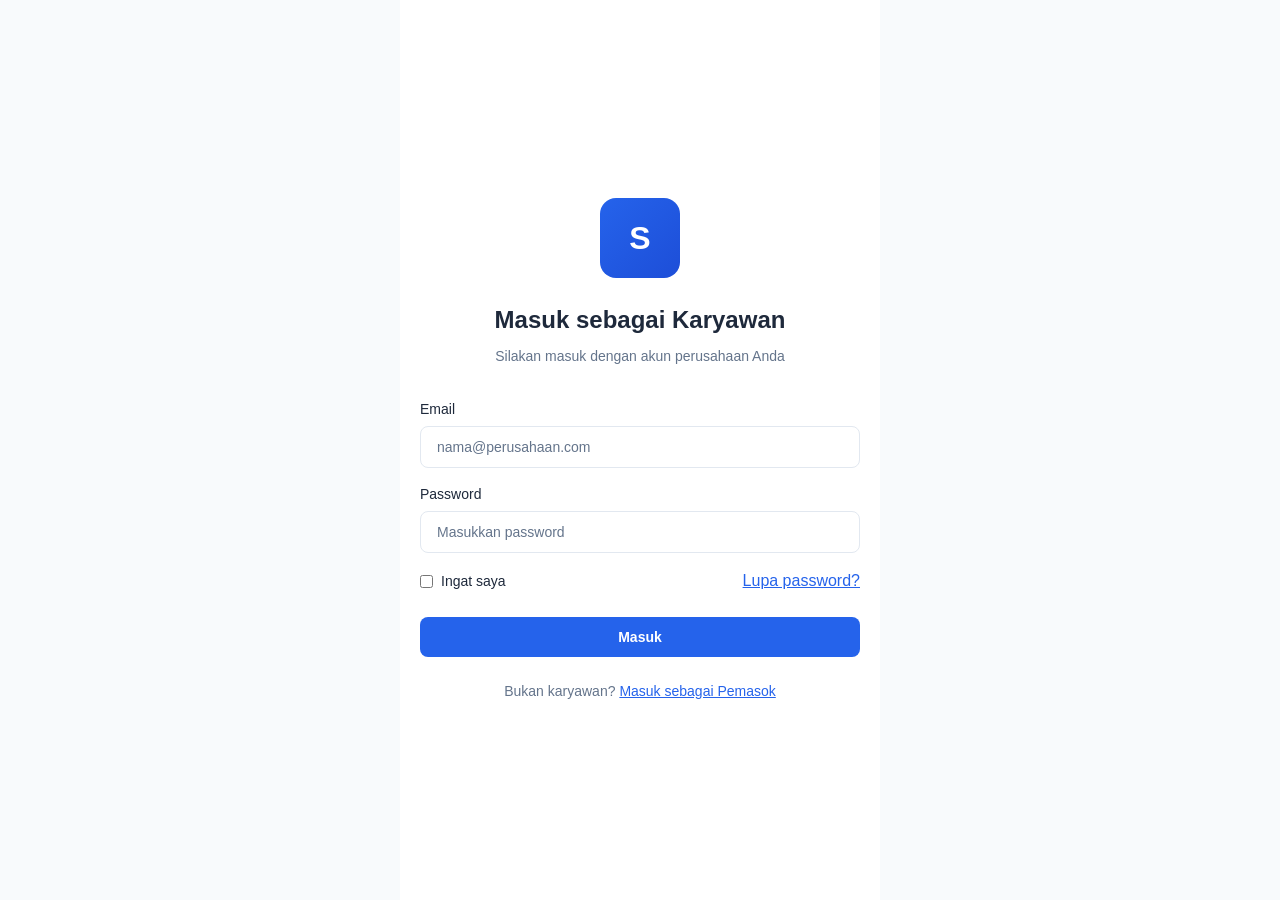
<file: index.html>
<!DOCTYPE html>
<html lang="id">
<head>
    <meta charset="UTF-8">
    <meta http-equiv="refresh" content="0;url=login-karyawan.html">
    <title>Redirecting...</title>
</head>
<body>
    <p>Redirecting ke <a href="login-karyawan.html">Login Karyawan</a>...</p>
</body>
</html>
</file>
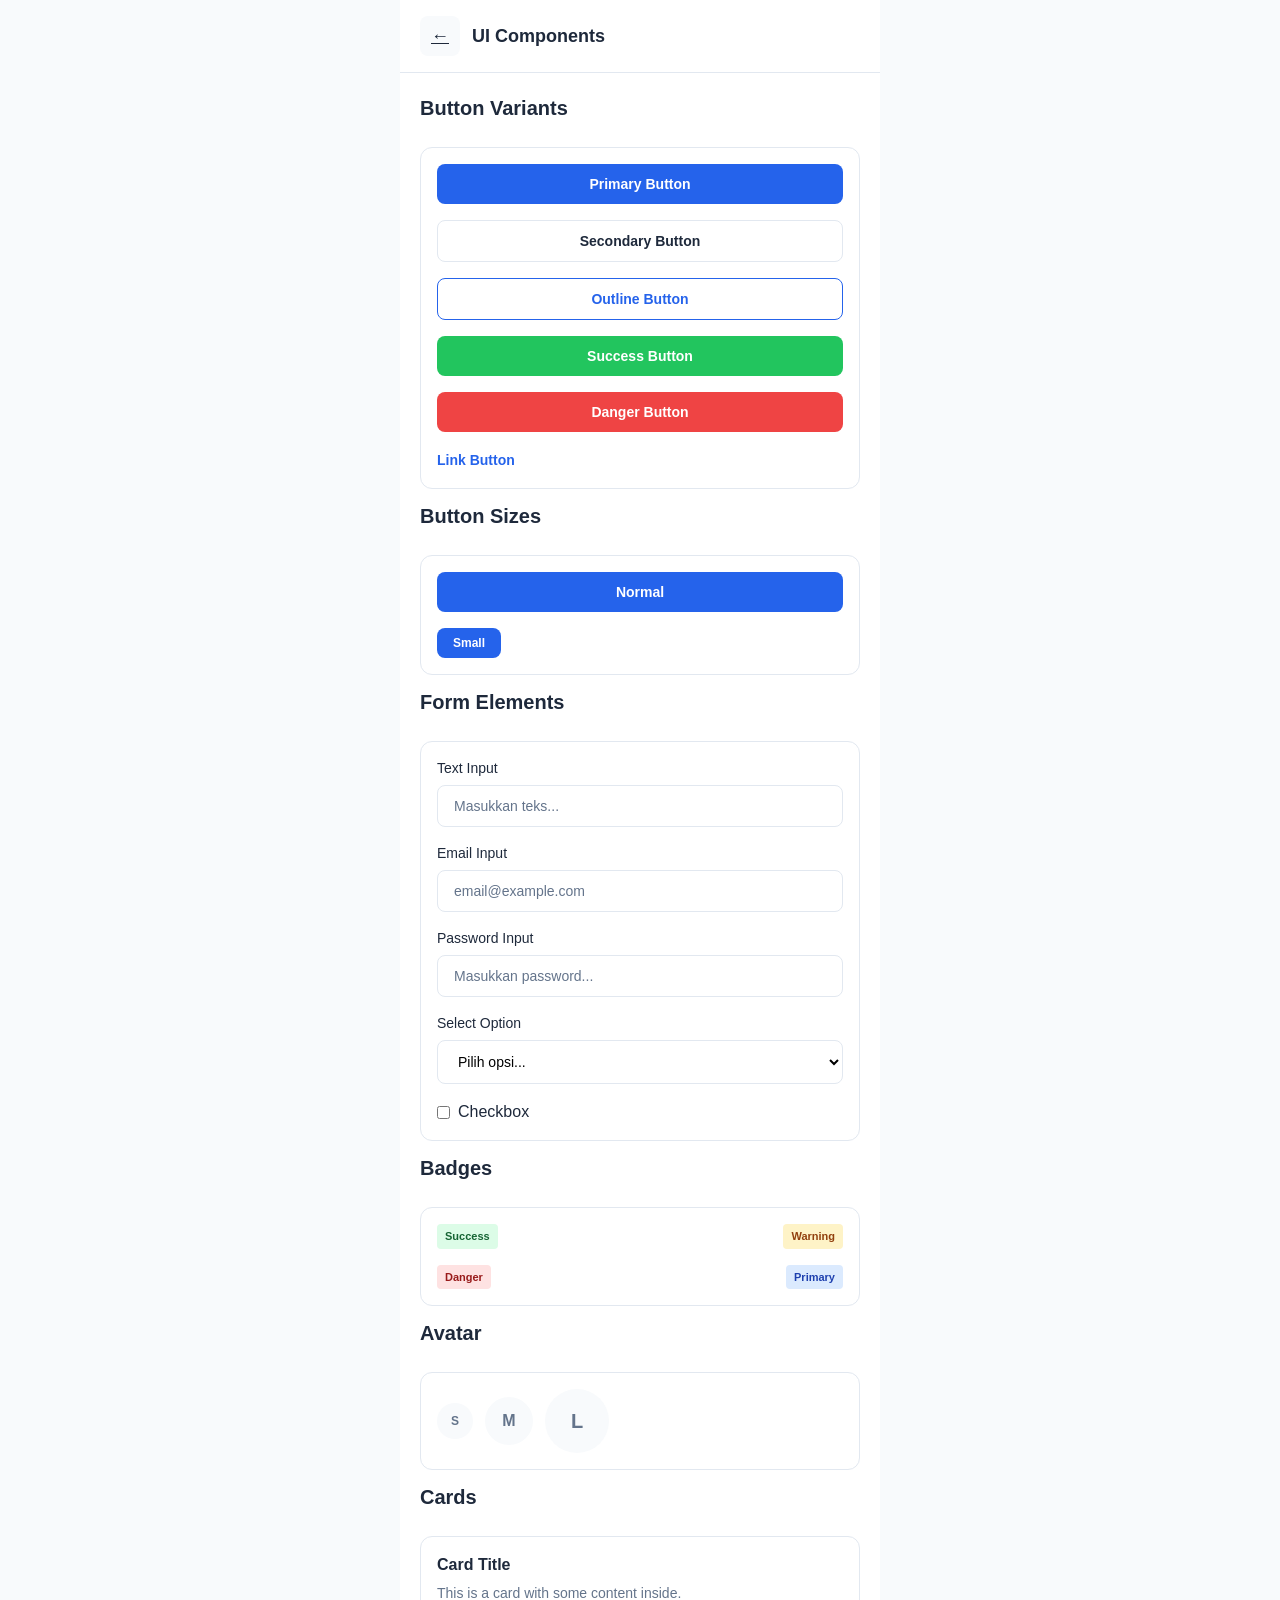
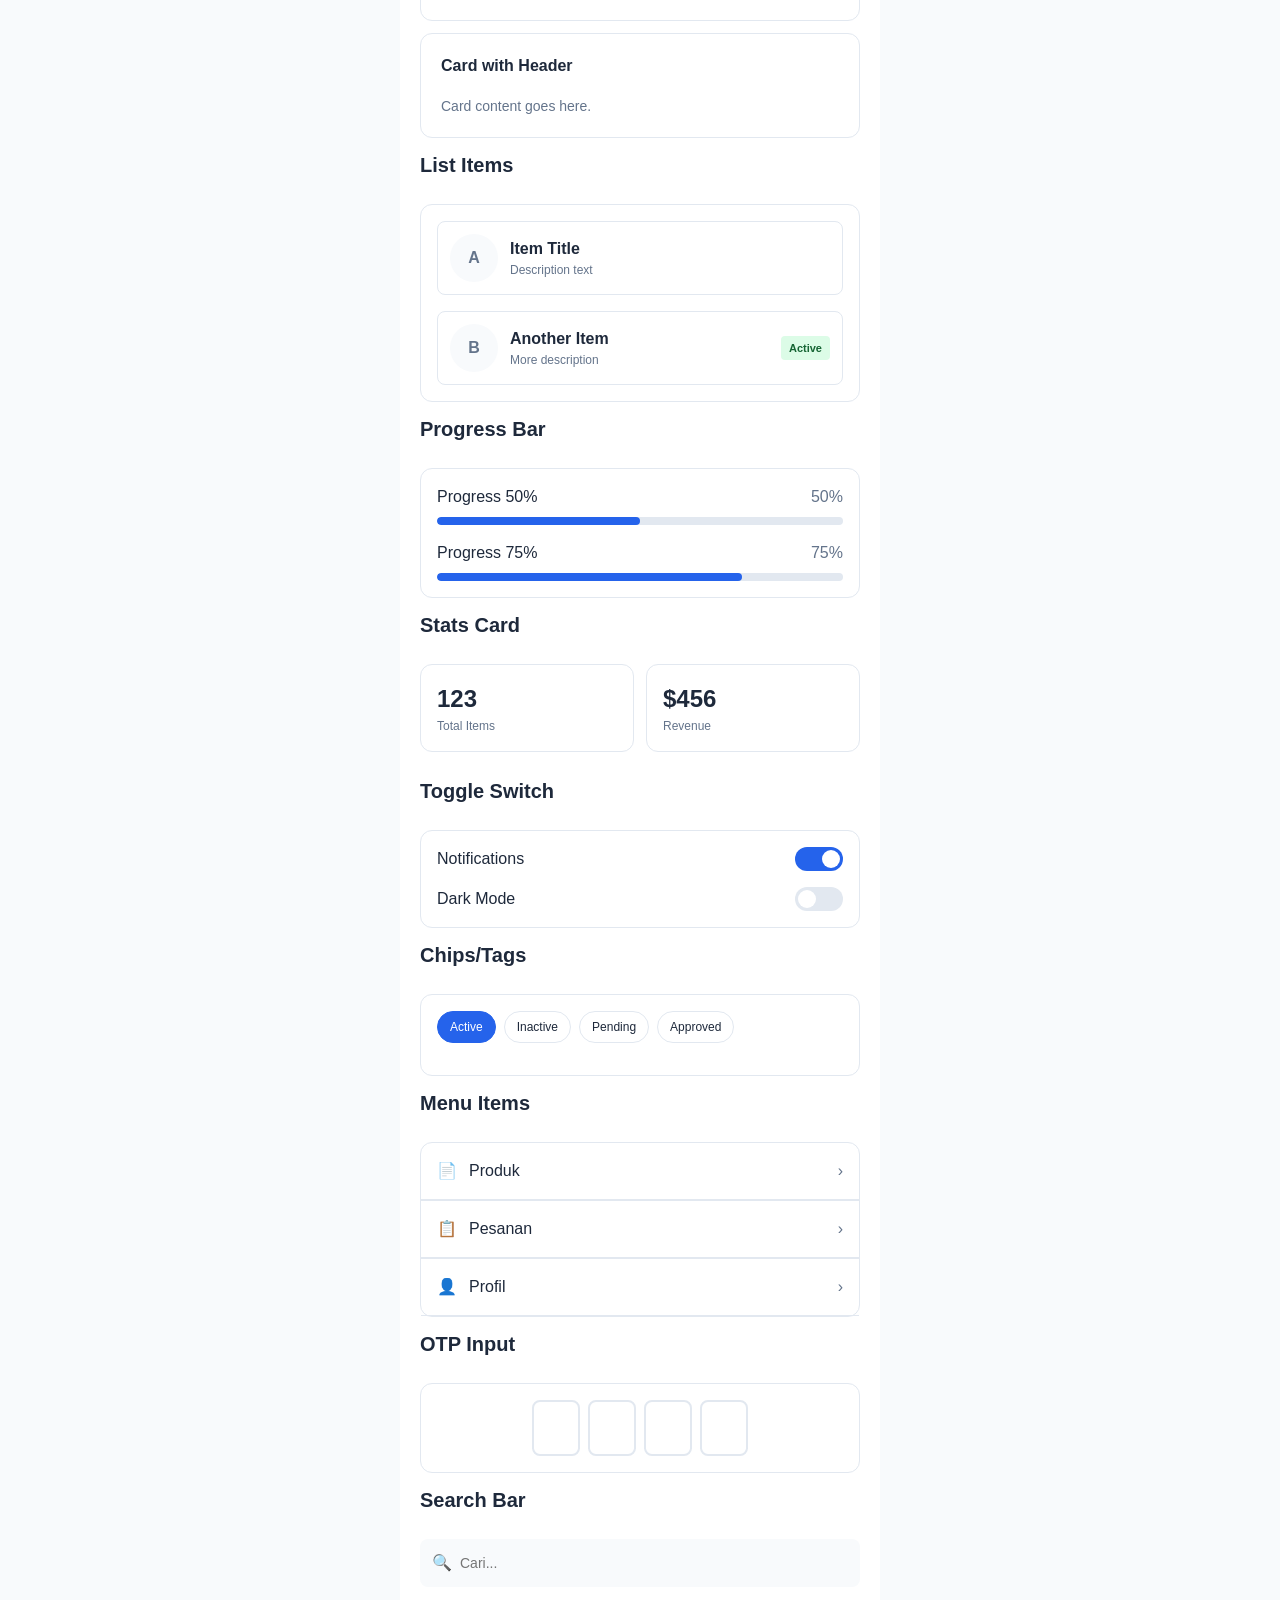
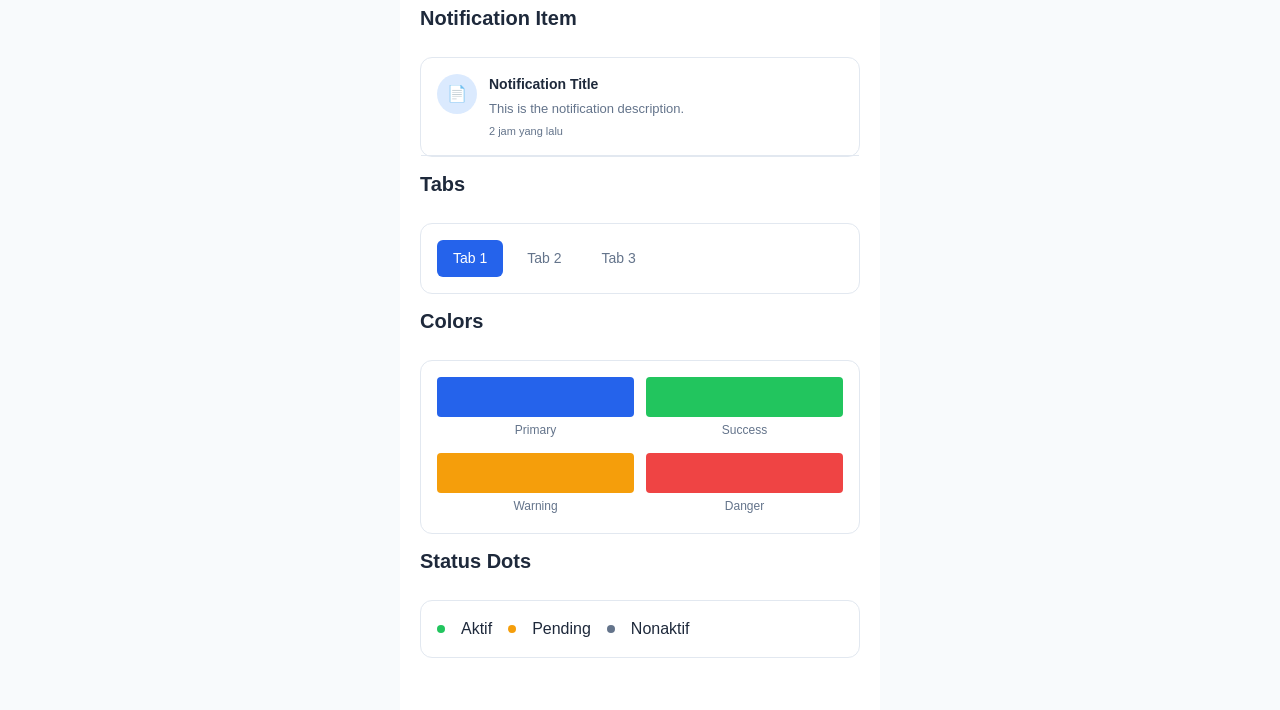
<file: components.html>
<!DOCTYPE html>
<html lang="id">
<head>
    <meta charset="UTF-8">
    <meta name="viewport" content="width=device-width, initial-scale=1.0">
    <title>UI Components</title>
    <link rel="stylesheet" href="style.css">
</head>
<body>
    <div class="container">
        <header class="header">
            <div class="header-left">
                <a href="login-karyawan.html" class="back-btn">&#8592;</a>
                <span class="header-title">UI Components</span>
            </div>
        </header>

        <div class="main-content" style="padding: 20px;">
            <h2 class="mb-3">Button Variants</h2>
            <div class="card mb-3">
                <button class="btn btn-primary mb-2">Primary Button</button>
                <button class="btn btn-secondary mb-2">Secondary Button</button>
                <button class="btn btn-outline mb-2">Outline Button</button>
                <button class="btn btn-success mb-2">Success Button</button>
                <button class="btn btn-danger mb-2">Danger Button</button>
                <button class="btn btn-link">Link Button</button>
            </div>

            <h2 class="mb-3">Button Sizes</h2>
            <div class="card mb-3">
                <button class="btn btn-primary mb-2">Normal</button>
                <button class="btn btn-primary btn-sm">Small</button>
            </div>

            <h2 class="mb-3">Form Elements</h2>
            <div class="card mb-3">
                <div class="input-group">
                    <label>Text Input</label>
                    <input type="text" placeholder="Masukkan teks...">
                </div>
                <div class="input-group">
                    <label>Email Input</label>
                    <input type="email" placeholder="email@example.com">
                </div>
                <div class="input-group">
                    <label>Password Input</label>
                    <input type="password" placeholder="Masukkan password...">
                </div>
                <div class="input-group">
                    <label>Select Option</label>
                    <select>
                        <option>Pilih opsi...</option>
                        <option>Opsi 1</option>
                        <option>Opsi 2</option>
                    </select>
                </div>
                <label style="display: flex; align-items: center; gap: 8px;">
                    <input type="checkbox"> Checkbox
                </label>
            </div>

            <h2 class="mb-3">Badges</h2>
            <div class="card mb-3">
                <div class="flex-between mb-2">
                    <span class="badge badge-success">Success</span>
                    <span class="badge badge-warning">Warning</span>
                </div>
                <div class="flex-between">
                    <span class="badge badge-danger">Danger</span>
                    <span class="badge badge-primary">Primary</span>
                </div>
            </div>

            <h2 class="mb-3">Avatar</h2>
            <div class="card mb-3">
                <div class="flex-center">
                    <div class="avatar avatar-sm">S</div>
                    <div class="avatar">M</div>
                    <div class="avatar avatar-lg">L</div>
                </div>
            </div>

            <h2 class="mb-3">Cards</h2>
            <div class="card mb-3">
                <h3>Card Title</h3>
                <p class="text-muted">This is a card with some content inside.</p>
            </div>

            <div class="card mb-3" style="padding: 20px;">
                <div class="card-header">
                    <h3>Card with Header</h3>
                </div>
                <p>Card content goes here.</p>
            </div>

            <h2 class="mb-3">List Items</h2>
            <div class="card mb-3">
                <div class="list-item mb-2">
                    <div class="avatar">A</div>
                    <div style="flex: 1;">
                        <span class="fw-semibold">Item Title</span>
                        <p class="text-muted" style="font-size: 12px;">Description text</p>
                    </div>
                </div>
                <div class="list-item">
                    <div class="avatar">B</div>
                    <div style="flex: 1;">
                        <span class="fw-semibold">Another Item</span>
                        <p class="text-muted" style="font-size: 12px;">More description</p>
                    </div>
                    <span class="badge badge-success">Active</span>
                </div>
            </div>

            <h2 class="mb-3">Progress Bar</h2>
            <div class="card mb-3">
                <div class="mb-2">
                    <div class="flex-between mb-1">
                        <span>Progress 50%</span>
                        <span class="text-muted">50%</span>
                    </div>
                    <div class="progress-bar">
                        <div class="progress-fill" style="width: 50%;"></div>
                    </div>
                </div>
                <div>
                    <div class="flex-between mb-1">
                        <span>Progress 75%</span>
                        <span class="text-muted">75%</span>
                    </div>
                    <div class="progress-bar">
                        <div class="progress-fill" style="width: 75%;"></div>
                    </div>
                </div>
            </div>

            <h2 class="mb-3">Stats Card</h2>
            <div class="stats-grid mb-3">
                <div class="stat-card">
                    <div class="stat-value">123</div>
                    <div class="stat-label">Total Items</div>
                </div>
                <div class="stat-card">
                    <div class="stat-value">$456</div>
                    <div class="stat-label">Revenue</div>
                </div>
            </div>

            <h2 class="mb-3">Toggle Switch</h2>
            <div class="card mb-3">
                <div class="flex-between mb-2">
                    <span>Notifications</span>
                    <label class="toggle-switch">
                        <input type="checkbox" checked>
                        <span class="toggle-slider"></span>
                    </label>
                </div>
                <div class="flex-between">
                    <span>Dark Mode</span>
                    <label class="toggle-switch">
                        <input type="checkbox">
                        <span class="toggle-slider"></span>
                    </label>
                </div>
            </div>

            <h2 class="mb-3">Chips/Tags</h2>
            <div class="card mb-3">
                <div class="filter-chips" style="padding: 0;">
                    <span class="chip active">Active</span>
                    <span class="chip">Inactive</span>
                    <span class="chip">Pending</span>
                    <span class="chip">Approved</span>
                </div>
            </div>

            <h2 class="mb-3">Menu Items</h2>
            <div class="card mb-3" style="padding: 0;">
                <a href="#" class="menu-item">
                    <span>&#128196;</span>
                    <span style="flex: 1;">Produk</span>
                    <span style="color: var(--text-secondary);">&#8250;</span>
                </a>
                <div class="divider" style="margin: 0;"></div>
                <a href="#" class="menu-item">
                    <span>&#128203;</span>
                    <span style="flex: 1;">Pesanan</span>
                    <span style="color: var(--text-secondary);">&#8250;</span>
                </a>
                <div class="divider" style="margin: 0;"></div>
                <a href="#" class="menu-item">
                    <span>&#128100;</span>
                    <span style="flex: 1;">Profil</span>
                    <span style="color: var(--text-secondary);">&#8250;</span>
                </a>
            </div>

            <h2 class="mb-3">OTP Input</h2>
            <div class="card mb-3">
                <div class="otp-input">
                    <input type="text" maxlength="1">
                    <input type="text" maxlength="1">
                    <input type="text" maxlength="1">
                    <input type="text" maxlength="1">
                </div>
            </div>

            <h2 class="mb-3">Search Bar</h2>
            <div class="search-bar mb-3">
                <span>&#128269;</span>
                <input type="text" placeholder="Cari...">
            </div>

            <h2 class="mb-3">Notification Item</h2>
            <div class="card mb-3" style="padding: 0;">
                <div class="notification-item">
                    <div class="notification-icon info">&#128196;</div>
                    <div class="notification-content">
                        <div class="notification-title">Notification Title</div>
                        <div class="notification-desc">This is the notification description.</div>
                        <div class="notification-time">2 jam yang lalu</div>
                    </div>
                </div>
            </div>

            <h2 class="mb-3">Tabs</h2>
            <div class="card mb-3">
                <div class="tab-nav" style="padding: 0; border: none; margin-bottom: 0;">
                    <a href="#" class="tab-item active">Tab 1</a>
                    <a href="#" class="tab-item">Tab 2</a>
                    <a href="#" class="tab-item">Tab 3</a>
                </div>
            </div>

            <h2 class="mb-3">Colors</h2>
            <div class="card mb-3">
                <div class="stats-grid">
                    <div style="text-align: center;">
                        <div style="width: 100%; height: 40px; background: var(--primary); border-radius: 4px;"></div>
                        <span class="text-muted" style="font-size: 12px;">Primary</span>
                    </div>
                    <div style="text-align: center;">
                        <div style="width: 100%; height: 40px; background: var(--success); border-radius: 4px;"></div>
                        <span class="text-muted" style="font-size: 12px;">Success</span>
                    </div>
                    <div style="text-align: center;">
                        <div style="width: 100%; height: 40px; background: var(--warning); border-radius: 4px;"></div>
                        <span class="text-muted" style="font-size: 12px;">Warning</span>
                    </div>
                    <div style="text-align: center;">
                        <div style="width: 100%; height: 40px; background: var(--danger); border-radius: 4px;"></div>
                        <span class="text-muted" style="font-size: 12px;">Danger</span>
                    </div>
                </div>
            </div>

            <h2 class="mb-3">Status Dots</h2>
            <div class="card mb-3">
                <div class="flex-center" style="gap: 16px;">
                    <span class="status-dot active"></span> Aktif
                    <span class="status-dot pending"></span> Pending
                    <span class="status-dot inactive"></span> Nonaktif
                </div>
            </div>

            <div class="mb-4"></div>
        </div>
    </div>
</body>
</html>
</file>
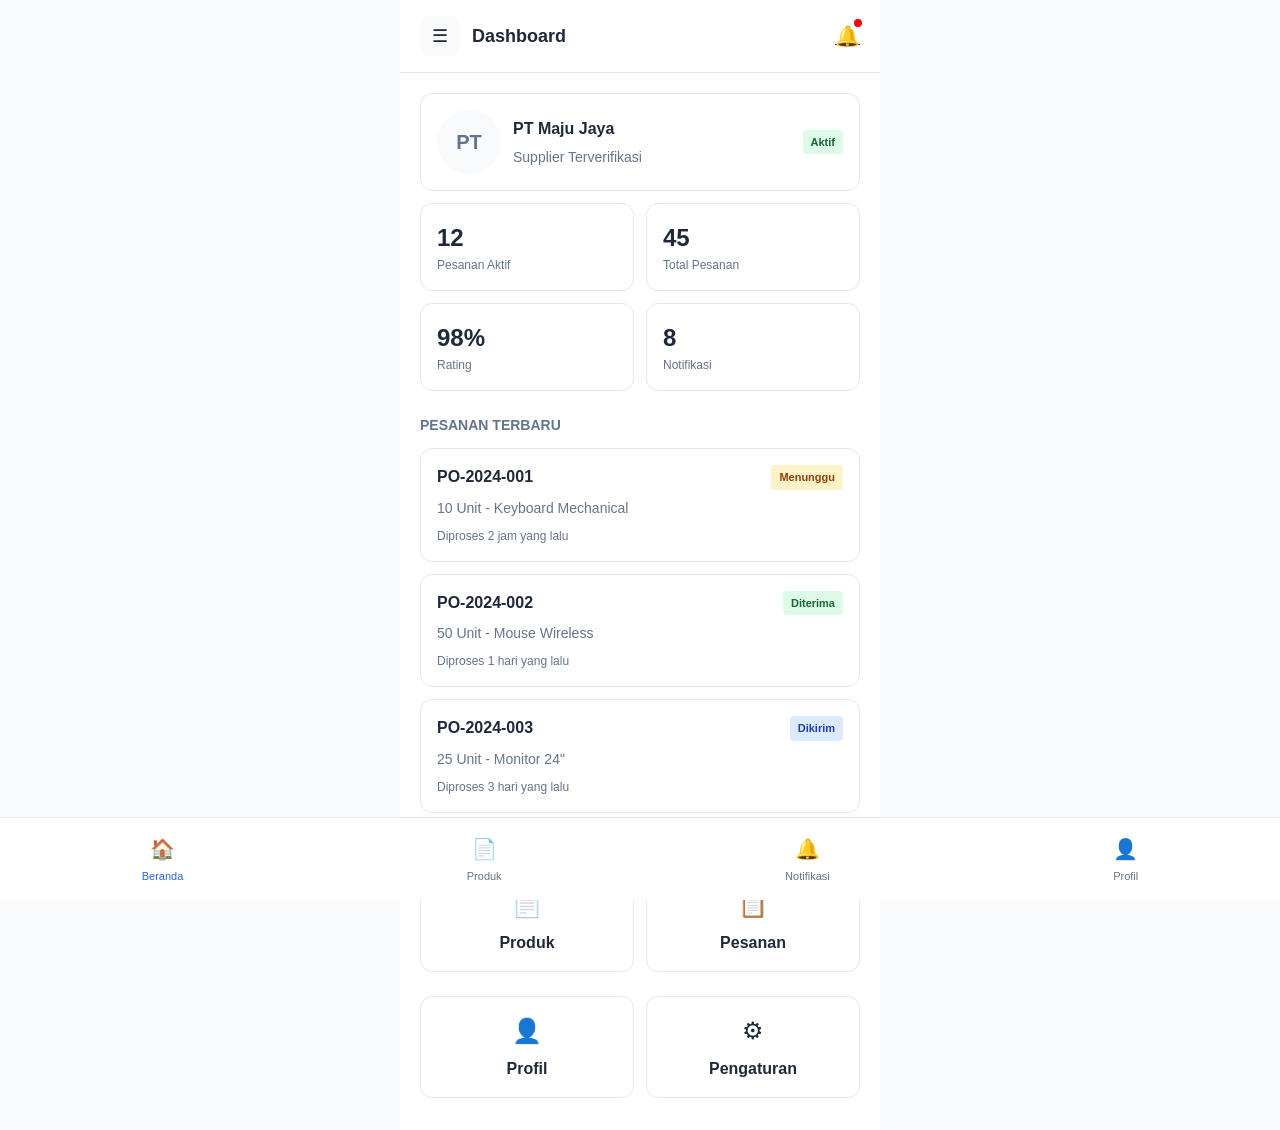
<file: dashboard-pemasok.html>
<!DOCTYPE html>
<html lang="id">
<head>
    <meta charset="UTF-8">
    <meta name="viewport" content="width=device-width, initial-scale=1.0">
    <title>Dashboard Pemasok</title>
    <link rel="stylesheet" href="style.css">
</head>
<body>
    <div class="container">
        <header class="header">
            <div class="header-left">
                <button class="back-btn">&#9776;</button>
                <span class="header-title">Dashboard</span>
            </div>
            <a href="notifikasi.html" style="position: relative;">
                <span style="font-size: 20px;">&#128276;</span>
                <span style="position: absolute; top: -2px; right: -2px; width: 8px; height: 8px; background: red; border-radius: 50%;"></span>
            </a>
        </header>

        <div class="main-content" style="padding: 20px;">
            <div class="card mb-3">
                <div class="flex-center">
                    <div class="avatar avatar-lg">PT</div>
                    <div style="flex: 1;">
                        <h3>PT Maju Jaya</h3>
                        <p class="text-muted">Supplier Terverifikasi</p>
                    </div>
                    <span class="badge badge-success">Aktif</span>
                </div>
            </div>

            <div class="stats-grid mb-3">
                <div class="stat-card">
                    <div class="stat-value">12</div>
                    <div class="stat-label">Pesanan Aktif</div>
                </div>
                <div class="stat-card">
                    <div class="stat-value">45</div>
                    <div class="stat-label">Total Pesanan</div>
                </div>
                <div class="stat-card">
                    <div class="stat-value">98%</div>
                    <div class="stat-label">Rating</div>
                </div>
                <div class="stat-card">
                    <div class="stat-value">8</div>
                    <div class="stat-label">Notifikasi</div>
                </div>
            </div>

            <h3 class="section-title">Pesanan Terbaru</h3>
            
            <div class="card mb-2">
                <div class="flex-between mb-1">
                    <span class="fw-semibold">PO-2024-001</span>
                    <span class="badge badge-warning">Menunggu</span>
                </div>
                <p class="text-muted mb-1">10 Unit - Keyboard Mechanical</p>
                <p class="text-muted" style="font-size: 12px;">Diproses 2 jam yang lalu</p>
            </div>

            <div class="card mb-2">
                <div class="flex-between mb-1">
                    <span class="fw-semibold">PO-2024-002</span>
                    <span class="badge badge-success">Diterima</span>
                </div>
                <p class="text-muted mb-1">50 Unit - Mouse Wireless</p>
                <p class="text-muted" style="font-size: 12px;">Diproses 1 hari yang lalu</p>
            </div>

            <div class="card mb-2">
                <div class="flex-between mb-1">
                    <span class="fw-semibold">PO-2024-003</span>
                    <span class="badge badge-primary">Dikirim</span>
                </div>
                <p class="text-muted mb-1">25 Unit - Monitor 24"</p>
                <p class="text-muted" style="font-size: 12px;">Diproses 3 hari yang lalu</p>
            </div>

            <h3 class="section-title mt-3">Menu Cepat</h3>
            
            <div class="stats-grid">
                <a href="supplier-list-admin.html" class="card" style="text-decoration: none; color: inherit;">
                    <div style="text-align: center;">
                        <div style="font-size: 24px; margin-bottom: 8px;">&#128196;</div>
                        <span class="fw-semibold">Produk</span>
                    </div>
                </a>
                <a href="notifikasi.html" class="card" style="text-decoration: none; color: inherit;">
                    <div style="text-align: center;">
                        <div style="font-size: 24px; margin-bottom: 8px;">&#128203;</div>
                        <span class="fw-semibold">Pesanan</span>
                    </div>
                </a>
                <a href="profil-pemasok.html" class="card" style="text-decoration: none; color: inherit;">
                    <div style="text-align: center;">
                        <div style="font-size: 24px; margin-bottom: 8px;">&#128100;</div>
                        <span class="fw-semibold">Profil</span>
                    </div>
                </a>
                <a href="supplier-approval-owner.html" class="card" style="text-decoration: none; color: inherit;">
                    <div style="text-align: center;">
                        <div style="font-size: 24px; margin-bottom: 8px;">&#9881;</div>
                        <span class="fw-semibold">Pengaturan</span>
                    </div>
                </a>
            </div>
        </div>

        <nav class="nav-bottom">
            <a href="dashboard-pemasok.html" class="nav-item active">
                <span class="nav-icon">&#127968;</span>
                <span>Beranda</span>
            </a>
            <a href="supplier-list-admin.html" class="nav-item">
                <span class="nav-icon">&#128196;</span>
                <span>Produk</span>
            </a>
            <a href="notifikasi.html" class="nav-item">
                <span class="nav-icon">&#128276;</span>
                <span>Notifikasi</span>
            </a>
            <a href="profil-pemasok.html" class="nav-item">
                <span class="nav-icon">&#128100;</span>
                <span>Profil</span>
            </a>
        </nav>
    </div>
</body>
</html>
</file>
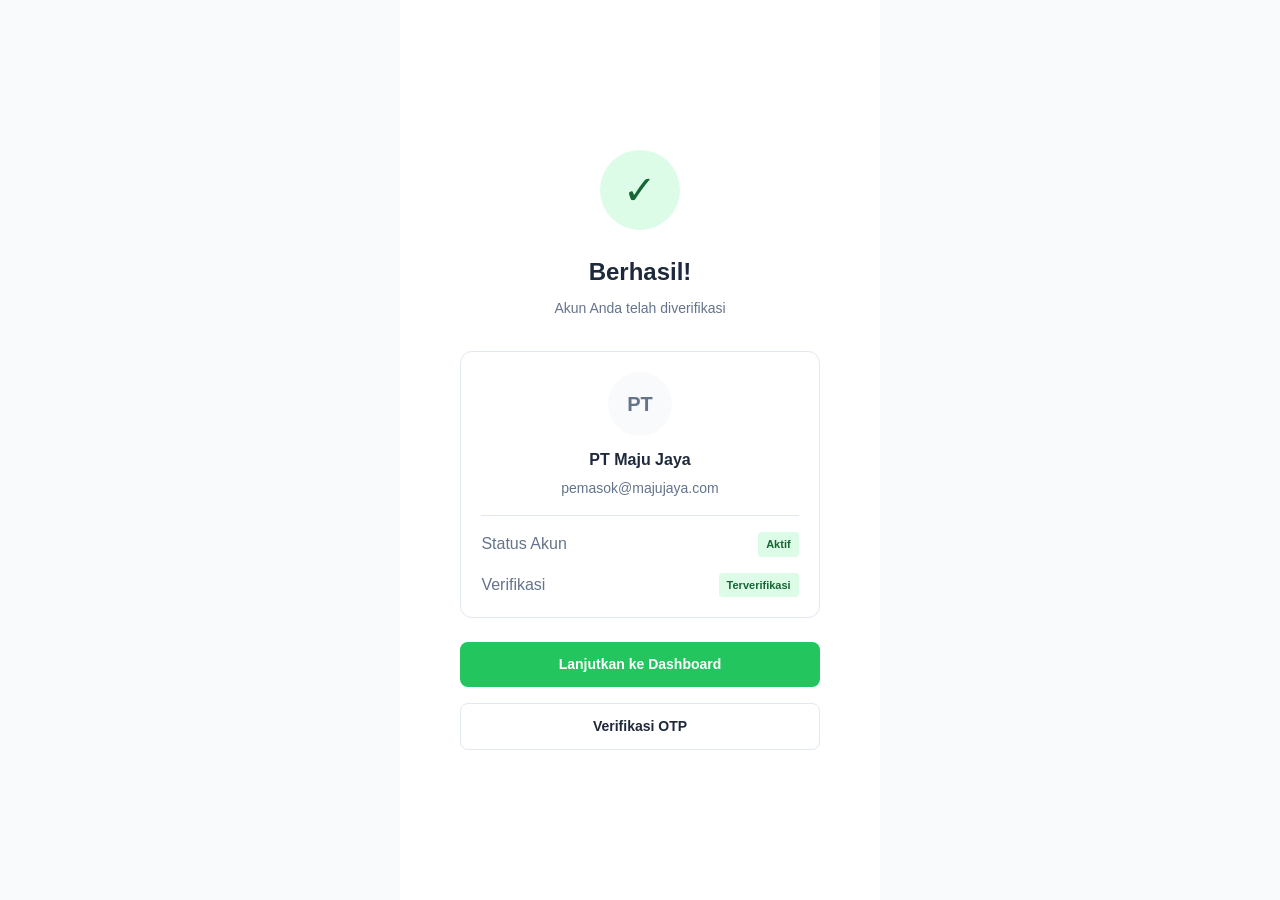
<file: login-berhasil-1.html>
<!DOCTYPE html>
<html lang="id">
<head>
    <meta charset="UTF-8">
    <meta name="viewport" content="width=device-width, initial-scale=1.0">
    <title>Login Berhasil - Variant</title>
    <link rel="stylesheet" href="style.css">
</head>
<body>
    <div class="container">
        <div class="page" style="justify-content: center; align-items: center;">
            <div style="text-align: center;">
                <div style="width: 80px; height: 80px; background: #dcfce7; border-radius: 50%; display: flex; align-items: center; justify-content: center; margin: 0 auto 24px;">
                    <span style="font-size: 40px; color: #166534;">&#10003;</span>
                </div>
                
                <h1>Berhasil!</h1>
                <p class="mb-4">Akun Anda telah diverifikasi</p>

                <div class="card" style="text-align: left; margin-bottom: 24px; padding: 20px;">
                    <div style="text-align: center; margin-bottom: 16px;">
                        <div class="avatar avatar-lg" style="margin: 0 auto 12px;">PT</div>
                        <h3>PT Maju Jaya</h3>
                        <p class="text-muted">pemasok@majujaya.com</p>
                    </div>
                    <div class="divider"></div>
                    <div class="flex-between mb-2">
                        <span class="text-muted">Status Akun</span>
                        <span class="badge badge-success">Aktif</span>
                    </div>
                    <div class="flex-between">
                        <span class="text-muted">Verifikasi</span>
                        <span class="badge badge-success">Terverifikasi</span>
                    </div>
                </div>

                <a href="dashboard-pemasok.html" class="btn btn-success mb-2">Lanjutkan ke Dashboard</a>
                <a href="otp.html" class="btn btn-secondary">Verifikasi OTP</a>
            </div>
        </div>
    </div>
</body>
</html>
</file>
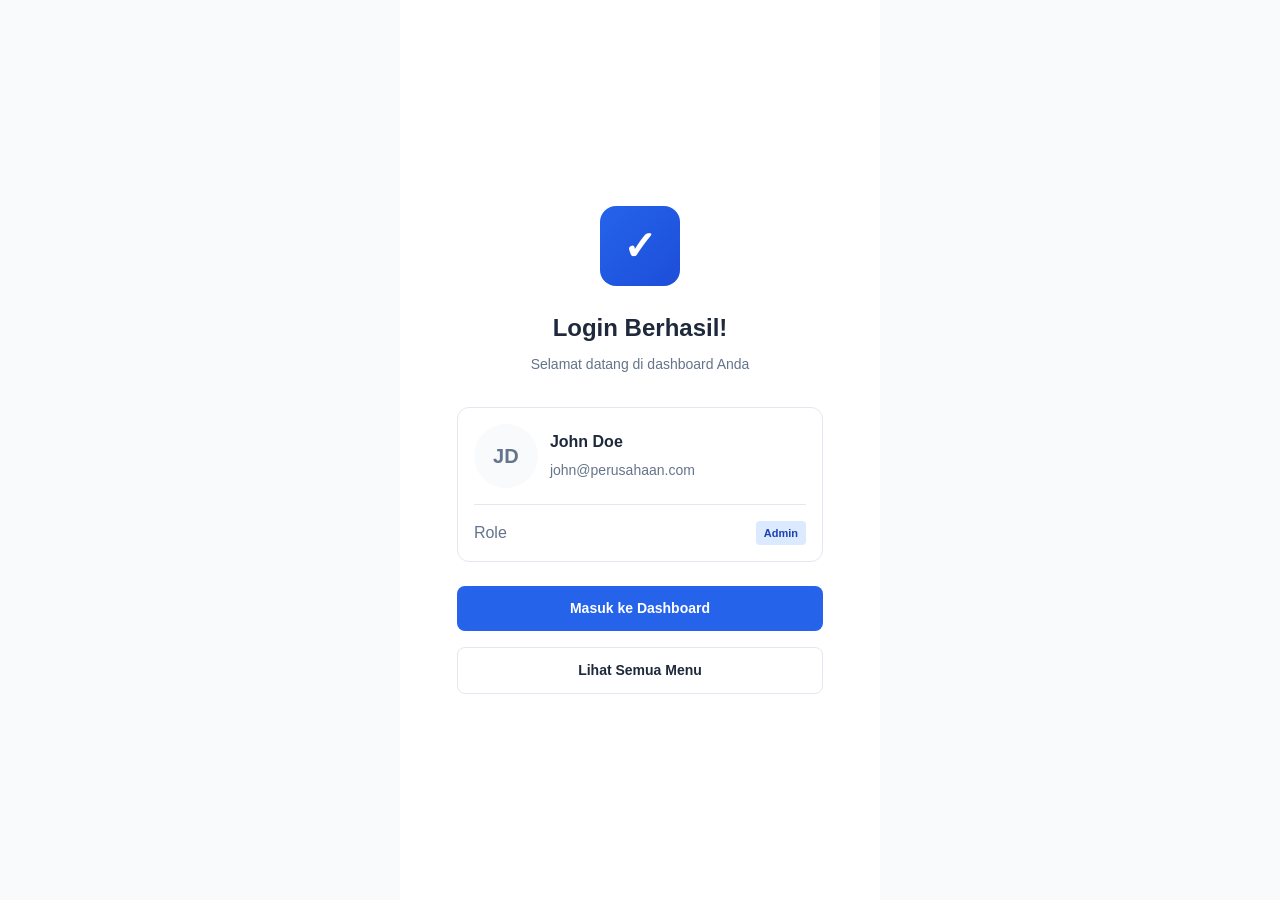
<file: login-berhasil.html>
<!DOCTYPE html>
<html lang="id">
<head>
    <meta charset="UTF-8">
    <meta name="viewport" content="width=device-width, initial-scale=1.0">
    <title>Login Berhasil</title>
    <link rel="stylesheet" href="style.css">
</head>
<body>
    <div class="container">
        <div class="page" style="justify-content: center; align-items: center;">
            <div style="text-align: center;">
                <div class="logo" style="margin-bottom: 24px;">
                    <span style="font-size: 40px;">&#10003;</span>
                </div>
                
                <h1>Login Berhasil!</h1>
                <p class="mb-4">Selamat datang di dashboard Anda</p>

                <div class="card" style="text-align: left; margin-bottom: 24px;">
                    <div class="flex-center">
                        <div class="avatar avatar-lg">JD</div>
                        <div>
                            <h3>John Doe</h3>
                            <p class="text-muted">john@perusahaan.com</p>
                        </div>
                    </div>
                    <div class="divider"></div>
                    <div class="flex-between">
                        <span class="text-muted">Role</span>
                        <span class="badge badge-primary">Admin</span>
                    </div>
                </div>

                <a href="dashboard-pemasok.html" class="btn btn-primary mb-2">Masuk ke Dashboard</a>
                <a href="super-admin.html" class="btn btn-secondary">Lihat Semua Menu</a>
            </div>
        </div>
    </div>
</body>
</html>
</file>
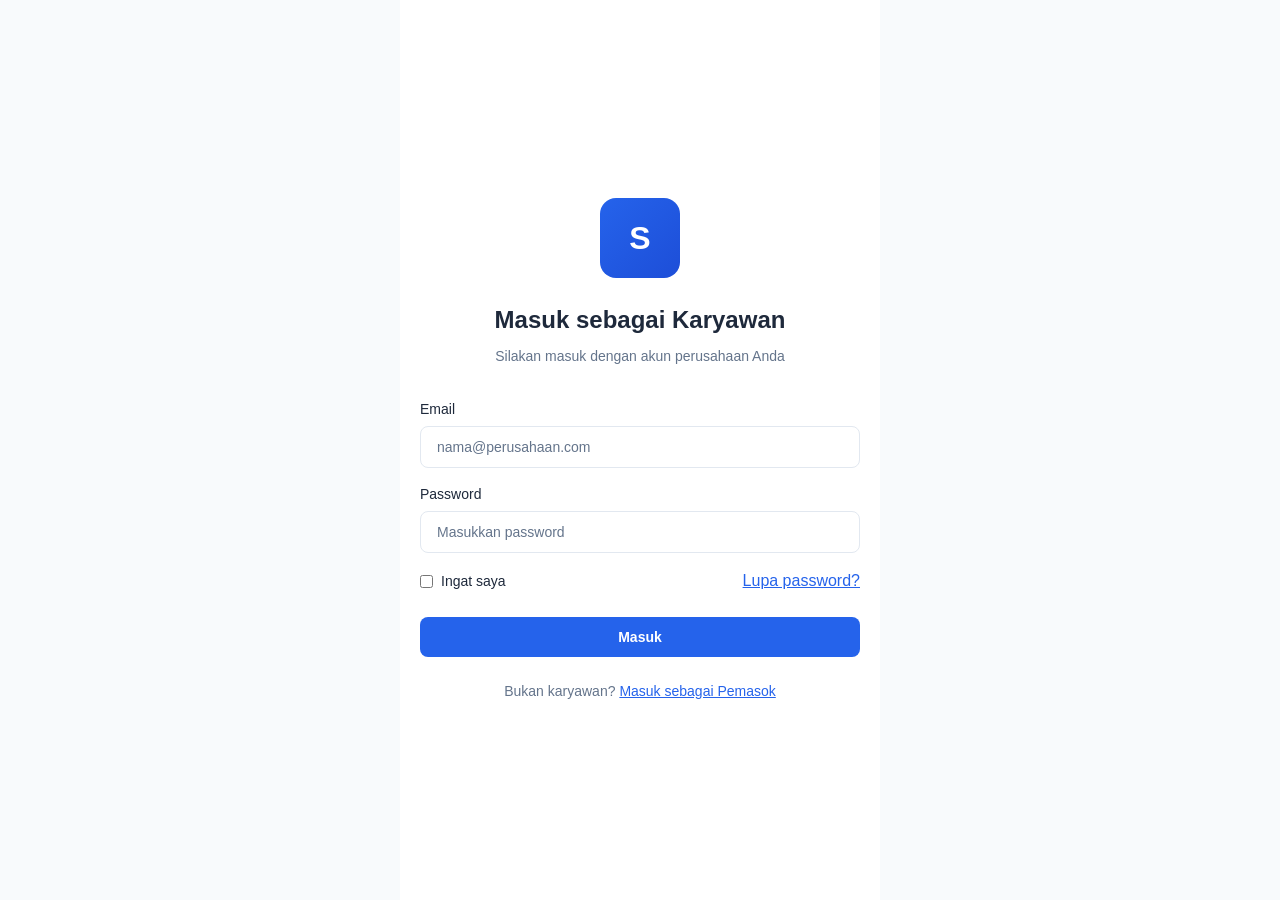
<file: login-karyawan.html>
<!DOCTYPE html>
<html lang="id">
<head>
    <meta charset="UTF-8">
    <meta name="viewport" content="width=device-width, initial-scale=1.0">
    <title>Login Karyawan</title>
    <link rel="stylesheet" href="style.css">
</head>
<body>
    <div class="container">
        <div class="page" style="justify-content: center;">
            <div class="logo">S</div>
            
            <h1 class="text-center">Masuk sebagai Karyawan</h1>
            <p class="text-center mb-4">Silakan masuk dengan akun perusahaan Anda</p>

            <form action="login-berhasil.html" method="get">
                <div class="input-group">
                    <label>Email</label>
                    <input type="email" placeholder="nama@perusahaan.com" required>
                </div>

                <div class="input-group">
                    <label>Password</label>
                    <input type="password" placeholder="Masukkan password" required>
                </div>

                <div class="flex-between mb-3">
                    <label style="display: flex; align-items: center; gap: 8px; font-size: 14px;">
                        <input type="checkbox"> Ingat saya
                    </label>
                    <a href="#" class="btn-link">Lupa password?</a>
                </div>

                <button type="submit" class="btn btn-primary mb-3">Masuk</button>
                
                <p class="text-center">
                    Bukan karyawan? <a href="login-pemasok.html" class="btn-link">Masuk sebagai Pemasok</a>
                </p>
            </form>
        </div>
    </div>
</body>
</html>
</file>
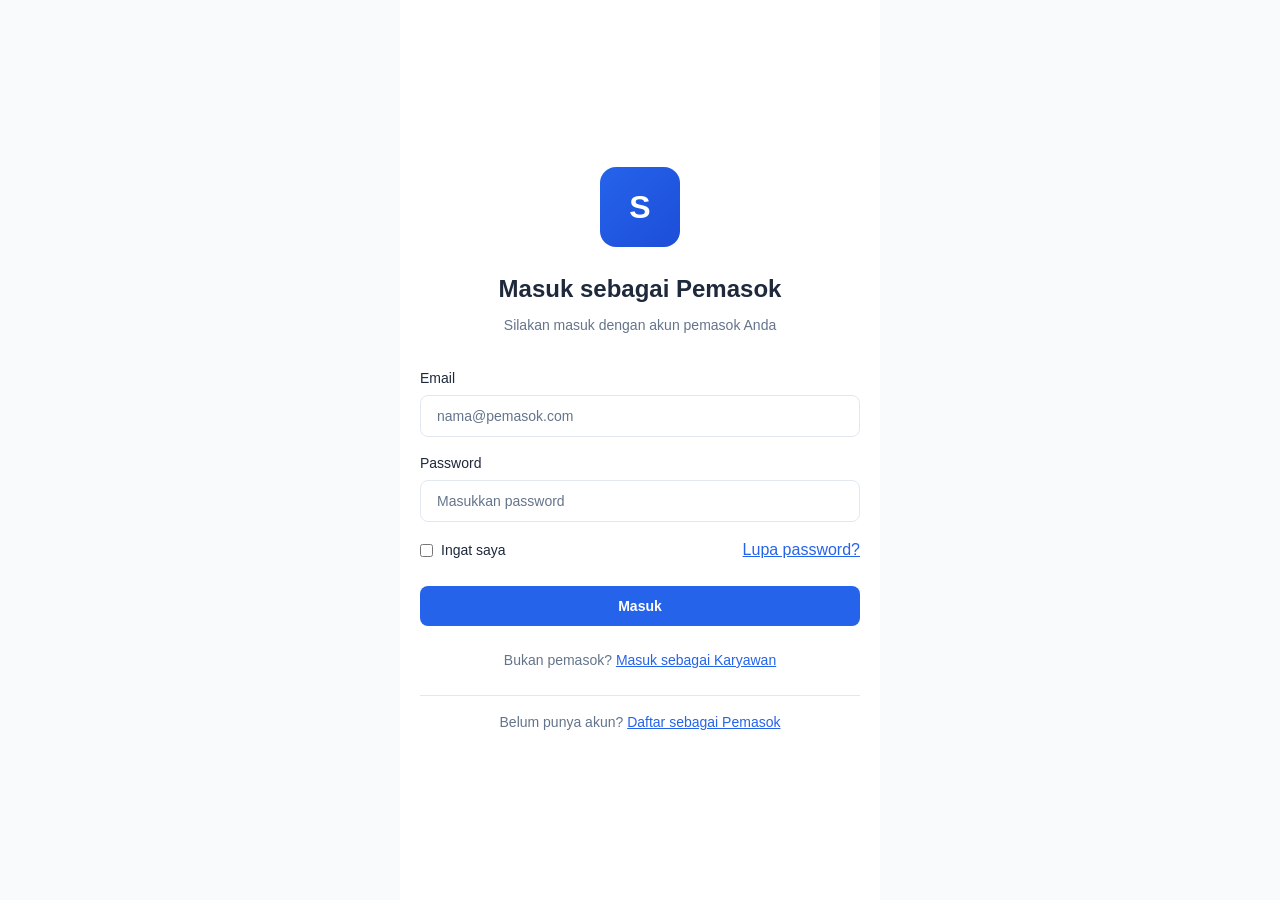
<file: login-pemasok.html>
<!DOCTYPE html>
<html lang="id">
<head>
    <meta charset="UTF-8">
    <meta name="viewport" content="width=device-width, initial-scale=1.0">
    <title>Login Pemasok</title>
    <link rel="stylesheet" href="style.css">
</head>
<body>
    <div class="container">
        <div class="page" style="justify-content: center;">
            <div class="logo">S</div>
            
            <h1 class="text-center">Masuk sebagai Pemasok</h1>
            <p class="text-center mb-4">Silakan masuk dengan akun pemasok Anda</p>

            <form action="login-berhasil.html" method="get">
                <div class="input-group">
                    <label>Email</label>
                    <input type="email" placeholder="nama@pemasok.com" required>
                </div>

                <div class="input-group">
                    <label>Password</label>
                    <input type="password" placeholder="Masukkan password" required>
                </div>

                <div class="flex-between mb-3">
                    <label style="display: flex; align-items: center; gap: 8px; font-size: 14px;">
                        <input type="checkbox"> Ingat saya
                    </label>
                    <a href="#" class="btn-link">Lupa password?</a>
                </div>

                <button type="submit" class="btn btn-primary mb-3">Masuk</button>
                
                <p class="text-center">
                    Bukan pemasok? <a href="login-karyawan.html" class="btn-link">Masuk sebagai Karyawan</a>
                </p>
            </form>

            <div class="divider mt-3"></div>
            
            <p class="text-center text-muted">
                Belum punya akun? <a href="#" class="btn-link">Daftar sebagai Pemasok</a>
            </p>
        </div>
    </div>
</body>
</html>
</file>
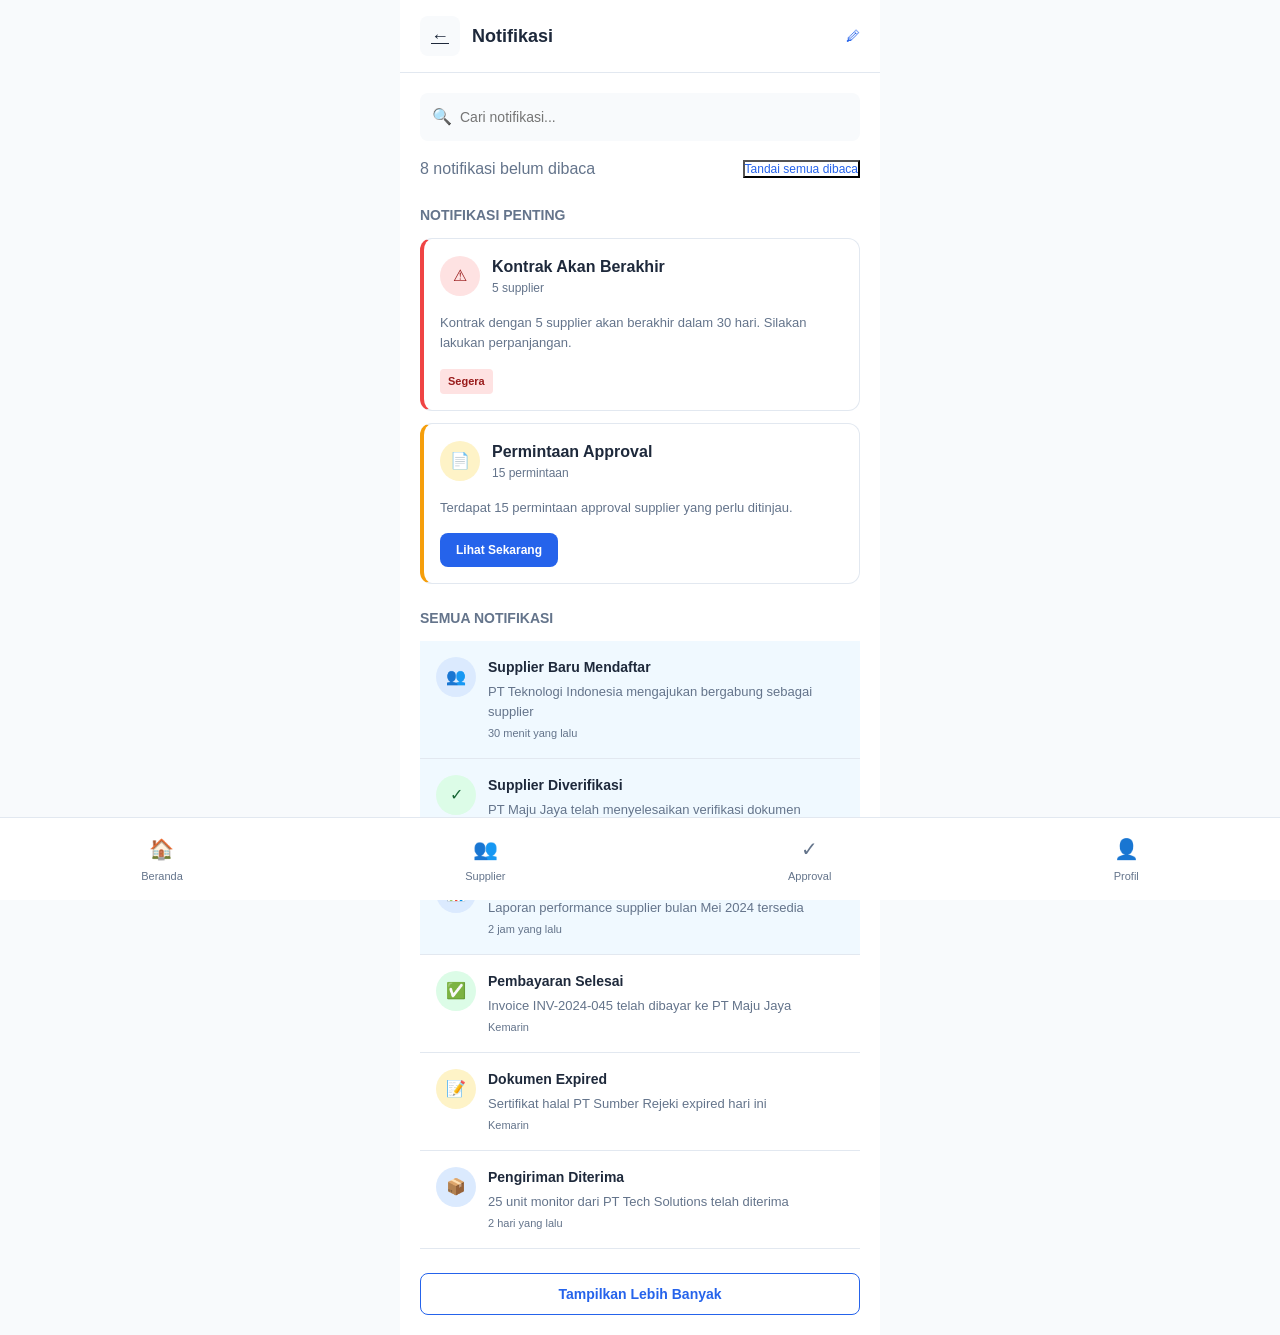
<file: notifikasi-1.html>
<!DOCTYPE html>
<html lang="id">
<head>
    <meta charset="UTF-8">
    <meta name="viewport" content="width=device-width, initial-scale=1.0">
    <title>Notifikasi - Variant</title>
    <link rel="stylesheet" href="style.css">
</head>
<body>
    <div class="container">
        <header class="header">
            <div class="header-left">
                <a href="super-admin.html" class="back-btn">&#8592;</a>
                <span class="header-title">Notifikasi</span>
            </div>
            <button style="background: none; border: none; color: var(--primary); font-size: 14px;">&#128393;</button>
        </header>

        <div class="main-content" style="padding: 20px;">
            <div class="search-bar">
                <span>&#128269;</span>
                <input type="text" placeholder="Cari notifikasi...">
            </div>

            <div class="flex-between mb-3">
                <span class="text-muted">8 notifikasi belum dibaca</span>
                <button class="btn-link" style="font-size: 12px;">Tandai semua dibaca</button>
            </div>

            <h3 class="section-title">Notifikasi Penting</h3>

            <div class="card mb-2" style="border-left: 4px solid var(--danger);">
                <div class="flex-center mb-2">
                    <div class="notification-icon" style="background: #fee2e2; color: #991b1b;">&#9888;</div>
                    <div style="flex: 1;">
                        <span class="fw-semibold">Kontrak Akan Berakhir</span>
                        <p class="text-muted" style="font-size: 12px;">5 supplier</p>
                    </div>
                </div>
                <p class="text-muted" style="font-size: 13px;">Kontrak dengan 5 supplier akan berakhir dalam 30 hari. Silakan lakukan perpanjangan.</p>
                <div class="mt-2">
                    <span class="badge badge-danger">Segera</span>
                </div>
            </div>

            <div class="card mb-2" style="border-left: 4px solid var(--warning);">
                <div class="flex-center mb-2">
                    <div class="notification-icon" style="background: #fef3c7; color: #92400e;">&#128196;</div>
                    <div style="flex: 1;">
                        <span class="fw-semibold">Permintaan Approval</span>
                        <p class="text-muted" style="font-size: 12px;">15 permintaan</p>
                    </div>
                </div>
                <p class="text-muted" style="font-size: 13px;">Terdapat 15 permintaan approval supplier yang perlu ditinjau.</p>
                <div class="mt-2">
                    <a href="supplier-approval-owner.html" class="btn btn-sm btn-primary">Lihat Sekarang</a>
                </div>
            </div>

            <h3 class="section-title mt-3">Semua Notifikasi</h3>

            <div class="notification-item unread">
                <div class="notification-icon info">&#128101;</div>
                <div class="notification-content">
                    <div class="notification-title">Supplier Baru Mendaftar</div>
                    <div class="notification-desc">PT Teknologi Indonesia mengajukan bergabung sebagai supplier</div>
                    <div class="notification-time">30 menit yang lalu</div>
                </div>
            </div>

            <div class="notification-item unread">
                <div class="notification-icon success">&#10003;</div>
                <div class="notification-content">
                    <div class="notification-title">Supplier Diverifikasi</div>
                    <div class="notification-desc">PT Maju Jaya telah menyelesaikan verifikasi dokumen</div>
                    <div class="notification-time">1 jam yang lalu</div>
                </div>
            </div>

            <div class="notification-item unread">
                <div class="notification-icon info">&#128202;</div>
                <div class="notification-content">
                    <div class="notification-title">Laporan Bulanan</div>
                    <div class="notification-desc">Laporan performance supplier bulan Mei 2024 tersedia</div>
                    <div class="notification-time">2 jam yang lalu</div>
                </div>
            </div>

            <div class="notification-item">
                <div class="notification-icon success">&#9989;</div>
                <div class="notification-content">
                    <div class="notification-title">Pembayaran Selesai</div>
                    <div class="notification-desc">Invoice INV-2024-045 telah dibayar ke PT Maju Jaya</div>
                    <div class="notification-time">Kemarin</div>
                </div>
            </div>

            <div class="notification-item">
                <div class="notification-icon warning">&#128221;</div>
                <div class="notification-content">
                    <div class="notification-title">Dokumen Expired</div>
                    <div class="notification-desc">Sertifikat halal PT Sumber Rejeki expired hari ini</div>
                    <div class="notification-time">Kemarin</div>
                </div>
            </div>

            <div class="notification-item">
                <div class="notification-icon info">&#128230;</div>
                <div class="notification-content">
                    <div class="notification-title">Pengiriman Diterima</div>
                    <div class="notification-desc">25 unit monitor dari PT Tech Solutions telah diterima</div>
                    <div class="notification-time">2 hari yang lalu</div>
                </div>
            </div>

            <button class="btn btn-outline mt-3">Tampilkan Lebih Banyak</button>
        </div>

        <nav class="nav-bottom">
            <a href="super-admin.html" class="nav-item">
                <span class="nav-icon">&#127968;</span>
                <span>Beranda</span>
            </a>
            <a href="supplier-list-admin.html" class="nav-item">
                <span class="nav-icon">&#128101;</span>
                <span>Supplier</span>
            </a>
            <a href="supplier-approval-owner.html" class="nav-item">
                <span class="nav-icon">&#10003;</span>
                <span>Approval</span>
            </a>
            <a href="profil-pemasok.html" class="nav-item">
                <span class="nav-icon">&#128100;</span>
                <span>Profil</span>
            </a>
        </nav>
    </div>
</body>
</html>
</file>
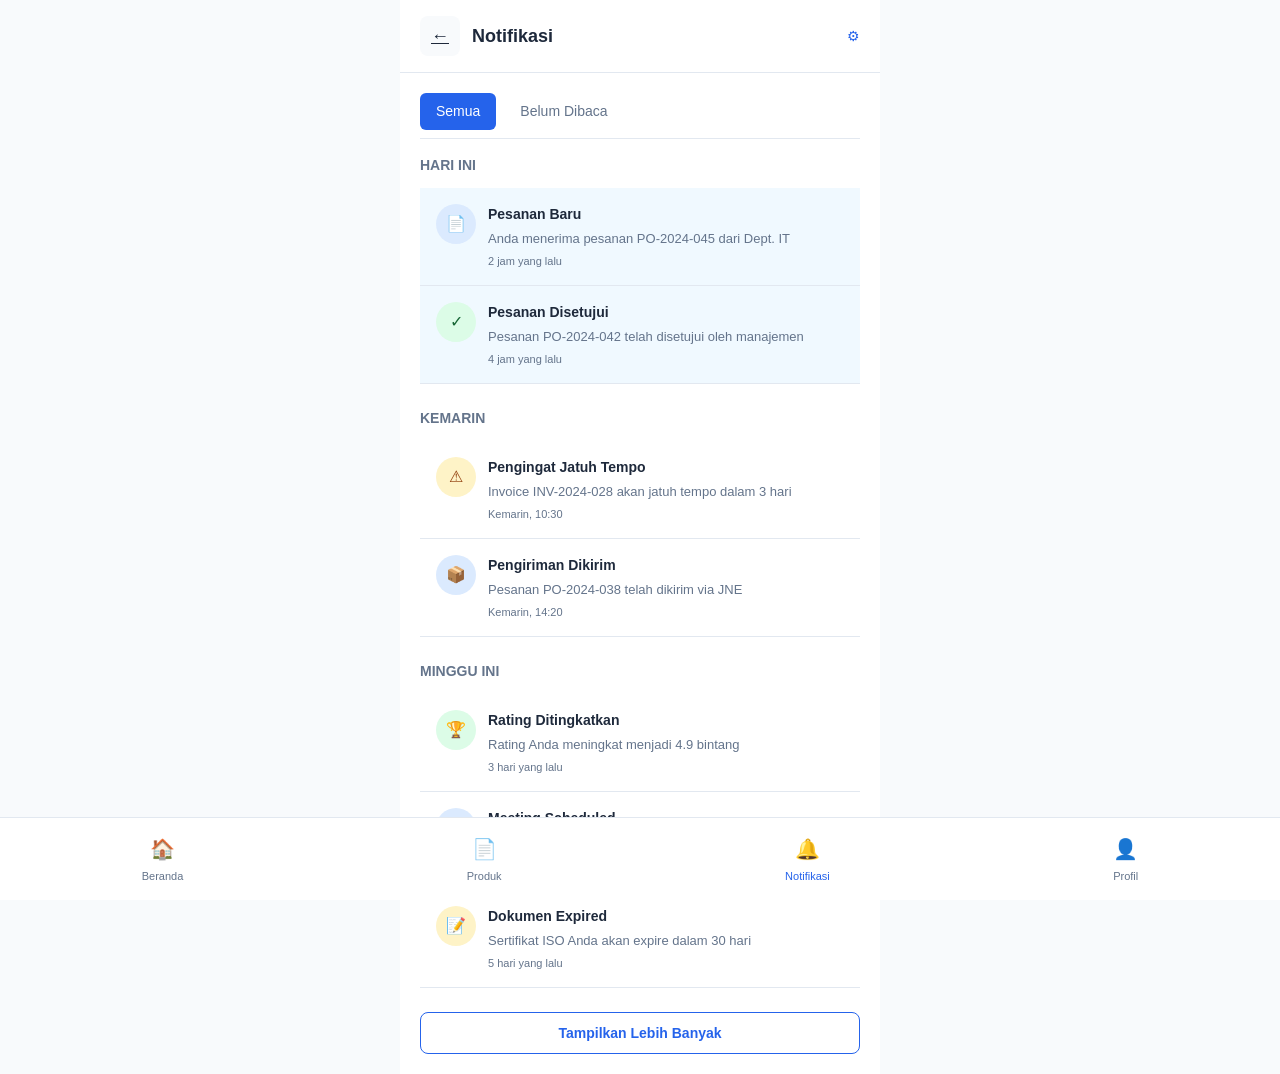
<file: notifikasi.html>
<!DOCTYPE html>
<html lang="id">
<head>
    <meta charset="UTF-8">
    <meta name="viewport" content="width=device-width, initial-scale=1.0">
    <title>Notifikasi</title>
    <link rel="stylesheet" href="style.css">
</head>
<body>
    <div class="container">
        <header class="header">
            <div class="header-left">
                <a href="dashboard-pemasok.html" class="back-btn">&#8592;</a>
                <span class="header-title">Notifikasi</span>
            </div>
            <button style="background: none; border: none; color: var(--primary); font-size: 14px;">&#9881;</button>
        </header>

        <div class="main-content" style="padding: 20px;">
            <div class="tab-nav">
                <a href="#" class="tab-item active">Semua</a>
                <a href="#" class="tab-item">Belum Dibaca</a>
            </div>

            <h3 class="section-title">Hari Ini</h3>

            <div class="notification-item unread">
                <div class="notification-icon info">&#128196;</div>
                <div class="notification-content">
                    <div class="notification-title">Pesanan Baru</div>
                    <div class="notification-desc">Anda menerima pesanan PO-2024-045 dari Dept. IT</div>
                    <div class="notification-time">2 jam yang lalu</div>
                </div>
            </div>

            <div class="notification-item unread">
                <div class="notification-icon success">&#10003;</div>
                <div class="notification-content">
                    <div class="notification-title">Pesanan Disetujui</div>
                    <div class="notification-desc">Pesanan PO-2024-042 telah disetujui oleh manajemen</div>
                    <div class="notification-time">4 jam yang lalu</div>
                </div>
            </div>

            <h3 class="section-title mt-3">Kemarin</h3>

            <div class="notification-item">
                <div class="notification-icon warning">&#9888;</div>
                <div class="notification-content">
                    <div class="notification-title">Pengingat Jatuh Tempo</div>
                    <div class="notification-desc">Invoice INV-2024-028 akan jatuh tempo dalam 3 hari</div>
                    <div class="notification-time">Kemarin, 10:30</div>
                </div>
            </div>

            <div class="notification-item">
                <div class="notification-icon info">&#128230;</div>
                <div class="notification-content">
                    <div class="notification-title">Pengiriman Dikirim</div>
                    <div class="notification-desc">Pesanan PO-2024-038 telah dikirim via JNE</div>
                    <div class="notification-time">Kemarin, 14:20</div>
                </div>
            </div>

            <h3 class="section-title mt-3">Minggu Ini</h3>

            <div class="notification-item">
                <div class="notification-icon success">&#127942;</div>
                <div class="notification-content">
                    <div class="notification-title">Rating Ditingkatkan</div>
                    <div class="notification-desc">Rating Anda meningkat menjadi 4.9 bintang</div>
                    <div class="notification-time">3 hari yang lalu</div>
                </div>
            </div>

            <div class="notification-item">
                <div class="notification-icon info">&#128101;</div>
                <div class="notification-content">
                    <div class="notification-title">Meeting Scheduled</div>
                    <div class="notification-desc">Pertemuan dengan Dept. Purchasing besok jam 10:00</div>
                    <div class="notification-time">4 hari yang lalu</div>
                </div>
            </div>

            <div class="notification-item">
                <div class="notification-icon warning">&#128221;</div>
                <div class="notification-content">
                    <div class="notification-title">Dokumen Expired</div>
                    <div class="notification-desc">Sertifikat ISO Anda akan expire dalam 30 hari</div>
                    <div class="notification-time">5 hari yang lalu</div>
                </div>
            </div>

            <button class="btn btn-outline mt-3">Tampilkan Lebih Banyak</button>
        </div>

        <nav class="nav-bottom">
            <a href="dashboard-pemasok.html" class="nav-item">
                <span class="nav-icon">&#127968;</span>
                <span>Beranda</span>
            </a>
            <a href="supplier-list-admin.html" class="nav-item">
                <span class="nav-icon">&#128196;</span>
                <span>Produk</span>
            </a>
            <a href="notifikasi.html" class="nav-item active">
                <span class="nav-icon">&#128276;</span>
                <span>Notifikasi</span>
            </a>
            <a href="profil-pemasok.html" class="nav-item">
                <span class="nav-icon">&#128100;</span>
                <span>Profil</span>
            </a>
        </nav>
    </div>
</body>
</html>
</file>
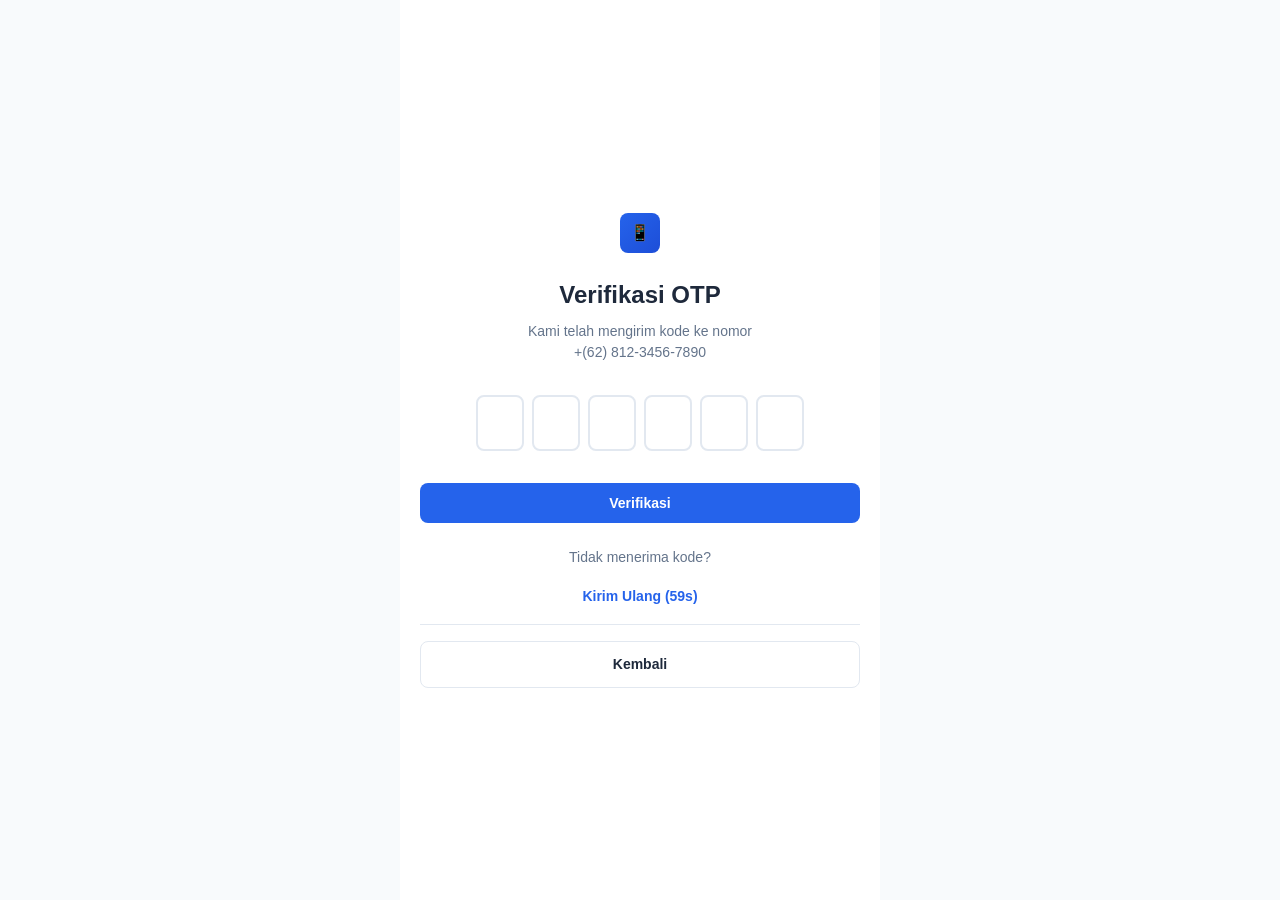
<file: otp.html>
<!DOCTYPE html>
<html lang="id">
<head>
    <meta charset="UTF-8">
    <meta name="viewport" content="width=device-width, initial-scale=1.0">
    <title>Verifikasi OTP</title>
    <link rel="stylesheet" href="style.css">
</head>
<body>
    <div class="container">
        <div class="page" style="justify-content: center;">
            <div style="text-align: center; width: 100%;">
                <div class="logo-small" style="margin: 0 auto 24px;">&#128241;</div>
                
                <h1>Verifikasi OTP</h1>
                <p class="mb-4">Kami telah mengirim kode ke nomor<br>+(62) 812-3456-7890</p>

                <form action="login-berhasil-1.html" method="get">
                    <div class="otp-input mb-4">
                        <input type="text" maxlength="1" pattern="[0-9]" required>
                        <input type="text" maxlength="1" pattern="[0-9]" required>
                        <input type="text" maxlength="1" pattern="[0-9]" required>
                        <input type="text" maxlength="1" pattern="[0-9]" required>
                        <input type="text" maxlength="1" pattern="[0-9]" required>
                        <input type="text" maxlength="1" pattern="[0-9]" required>
                    </div>

                    <button type="submit" class="btn btn-primary mb-3">Verifikasi</button>
                </form>

                <p class="text-muted mb-2">Tidak menerima kode?</p>
                <button class="btn btn-link">Kirim Ulang (59s)</button>

                <div class="divider mt-4"></div>
                
                <a href="login-pemasok.html" class="btn btn-secondary">Kembali</a>
            </div>
        </div>
    </div>

    <script>
        const inputs = document.querySelectorAll('.otp-input input');
        
        inputs.forEach((input, index) => {
            input.addEventListener('input', (e) => {
                if (e.target.value.length === 1 && index < inputs.length - 1) {
                    inputs[index + 1].focus();
                }
            });
            
            input.addEventListener('keydown', (e) => {
                if (e.key === 'Backspace' && e.target.value.length === 0 && index > 0) {
                    inputs[index - 1].focus();
                }
            });
        });
    </script>
</body>
</html>
</file>
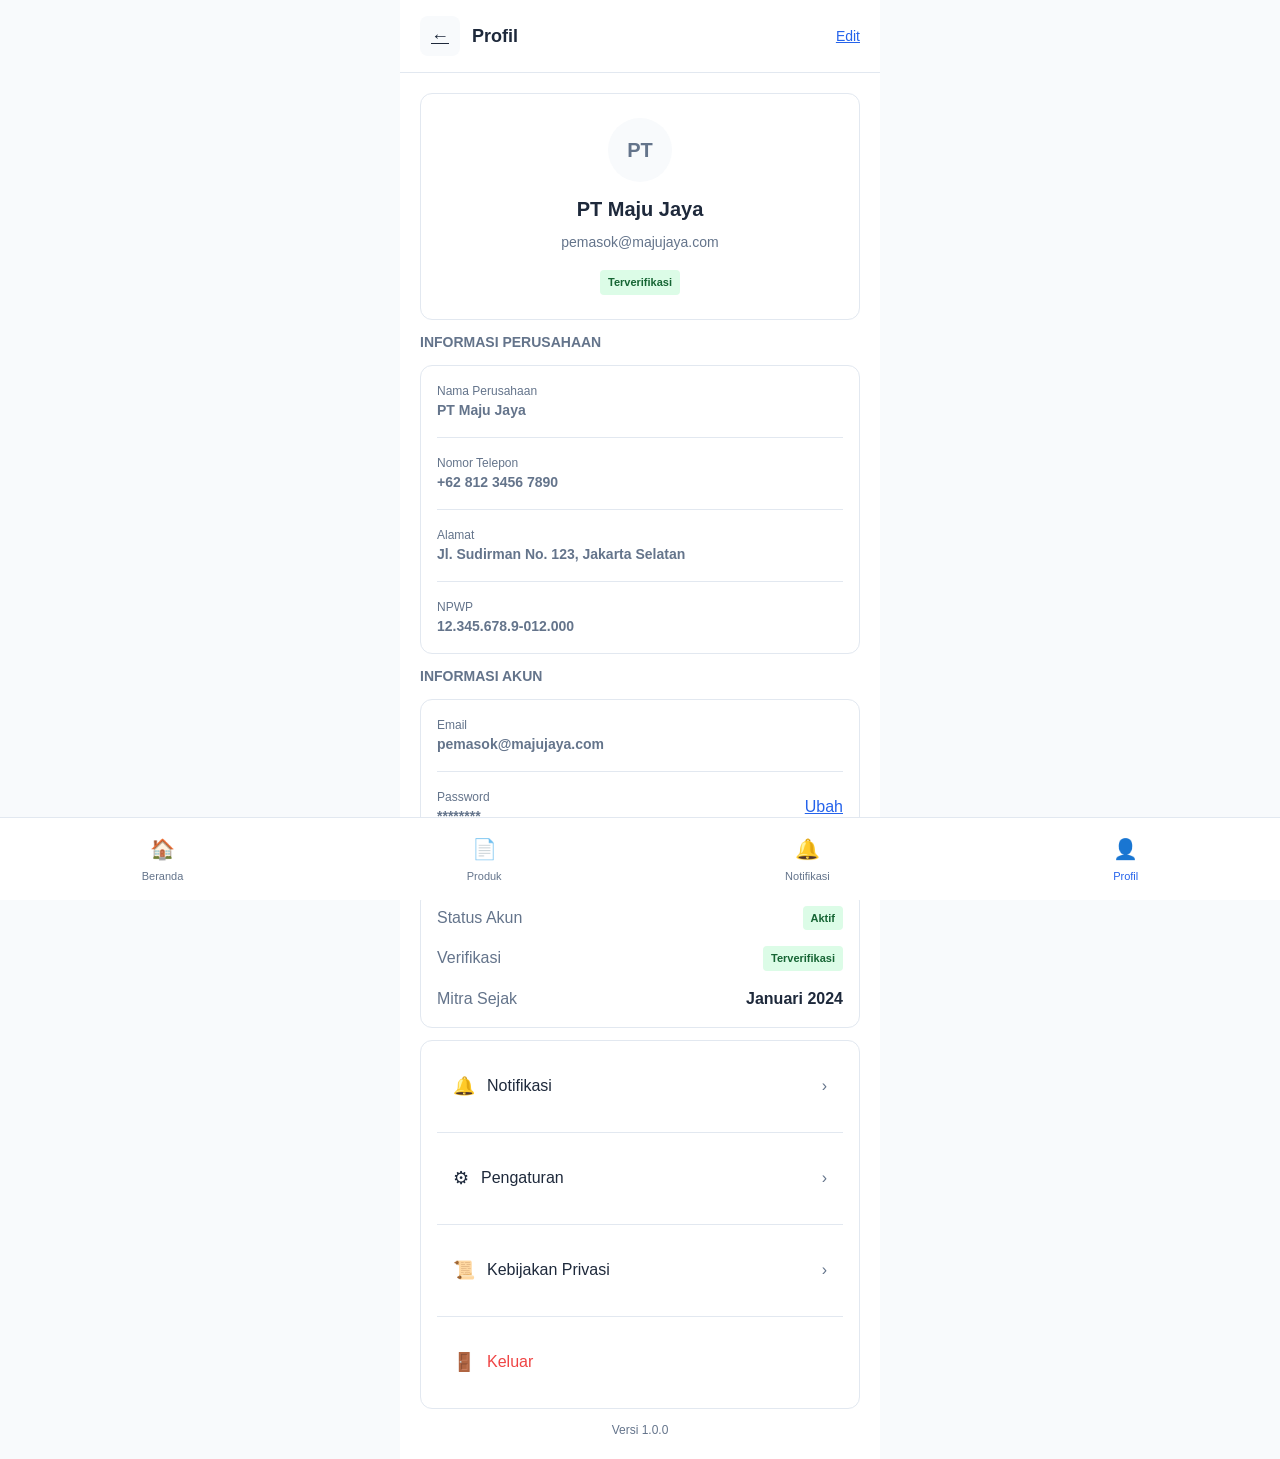
<file: profil-pemasok.html>
<!DOCTYPE html>
<html lang="id">
<head>
    <meta charset="UTF-8">
    <meta name="viewport" content="width=device-width, initial-scale=1.0">
    <title>Profil Pemasok</title>
    <link rel="stylesheet" href="style.css">
</head>
<body>
    <div class="container">
        <header class="header">
            <div class="header-left">
                <a href="dashboard-pemasok.html" class="back-btn">&#8592;</a>
                <span class="header-title">Profil</span>
            </div>
            <a href="#" style="font-size: 14px; color: var(--primary);">Edit</a>
        </header>

        <div class="main-content" style="padding: 20px;">
            <div class="card mb-3" style="text-align: center; padding: 24px;">
                <div class="avatar avatar-lg" style="margin: 0 auto 12px;">PT</div>
                <h2>PT Maju Jaya</h2>
                <p class="text-muted mb-2">pemasok@majujaya.com</p>
                <span class="badge badge-success">Terverifikasi</span>
            </div>

            <h3 class="section-title">Informasi Perusahaan</h3>
            <div class="card mb-3">
                <div class="menu-item" style="border: none; padding: 0;">
                    <div style="flex: 1;">
                        <p class="text-muted" style="font-size: 12px;">Nama Perusahaan</p>
                        <p class="fw-semibold">PT Maju Jaya</p>
                    </div>
                </div>
                <div class="divider"></div>
                <div class="menu-item" style="border: none; padding: 0;">
                    <div style="flex: 1;">
                        <p class="text-muted" style="font-size: 12px;">Nomor Telepon</p>
                        <p class="fw-semibold">+62 812 3456 7890</p>
                    </div>
                </div>
                <div class="divider"></div>
                <div class="menu-item" style="border: none; padding: 0;">
                    <div style="flex: 1;">
                        <p class="text-muted" style="font-size: 12px;">Alamat</p>
                        <p class="fw-semibold">Jl. Sudirman No. 123, Jakarta Selatan</p>
                    </div>
                </div>
                <div class="divider"></div>
                <div class="menu-item" style="border: none; padding: 0;">
                    <div style="flex: 1;">
                        <p class="text-muted" style="font-size: 12px;">NPWP</p>
                        <p class="fw-semibold">12.345.678.9-012.000</p>
                    </div>
                </div>
            </div>

            <h3 class="section-title">Informasi Akun</h3>
            <div class="card mb-3">
                <div class="menu-item" style="border: none; padding: 0;">
                    <div style="flex: 1;">
                        <p class="text-muted" style="font-size: 12px;">Email</p>
                        <p class="fw-semibold">pemasok@majujaya.com</p>
                    </div>
                </div>
                <div class="divider"></div>
                <div class="menu-item" style="border: none; padding: 0;">
                    <div style="flex: 1;">
                        <p class="text-muted" style="font-size: 12px;">Password</p>
                        <p class="fw-semibold">********</p>
                    </div>
                    <a href="#" style="color: var(--primary);">Ubah</a>
                </div>
            </div>

            <h3 class="section-title">Status</h3>
            <div class="card mb-3">
                <div class="flex-between mb-2">
                    <span class="text-muted">Status Akun</span>
                    <span class="badge badge-success">Aktif</span>
                </div>
                <div class="flex-between mb-2">
                    <span class="text-muted">Verifikasi</span>
                    <span class="badge badge-success">Terverifikasi</span>
                </div>
                <div class="flex-between">
                    <span class="text-muted">Mitra Sejak</span>
                    <span class="fw-semibold">Januari 2024</span>
                </div>
            </div>

            <div class="card mb-3">
                <a href="#" class="menu-item" style="border: none;">
                    <span style="font-size: 18px;">&#128276;</span>
                    <span style="flex: 1;">Notifikasi</span>
                    <span style="color: var(--text-secondary);">&#8250;</span>
                </a>
                <div class="divider"></div>
                <a href="#" class="menu-item" style="border: none;">
                    <span style="font-size: 18px;">&#9881;</span>
                    <span style="flex: 1;">Pengaturan</span>
                    <span style="color: var(--text-secondary);">&#8250;</span>
                </a>
                <div class="divider"></div>
                <a href="#" class="menu-item" style="border: none;">
                    <span style="font-size: 18px;">&#128220;</span>
                    <span style="flex: 1;">Kebijakan Privasi</span>
                    <span style="color: var(--text-secondary);">&#8250;</span>
                </a>
                <div class="divider"></div>
                <a href="login-pemasok.html" class="menu-item" style="border: none; color: var(--danger);">
                    <span style="font-size: 18px;">&#128682;</span>
                    <span style="flex: 1;">Keluar</span>
                </a>
            </div>

            <p class="text-center text-muted" style="font-size: 12px;">Versi 1.0.0</p>
        </div>

        <nav class="nav-bottom">
            <a href="dashboard-pemasok.html" class="nav-item">
                <span class="nav-icon">&#127968;</span>
                <span>Beranda</span>
            </a>
            <a href="supplier-list-admin.html" class="nav-item">
                <span class="nav-icon">&#128196;</span>
                <span>Produk</span>
            </a>
            <a href="notifikasi.html" class="nav-item">
                <span class="nav-icon">&#128276;</span>
                <span>Notifikasi</span>
            </a>
            <a href="profil-pemasok.html" class="nav-item active">
                <span class="nav-icon">&#128100;</span>
                <span>Profil</span>
            </a>
        </nav>
    </div>
</body>
</html>
</file>
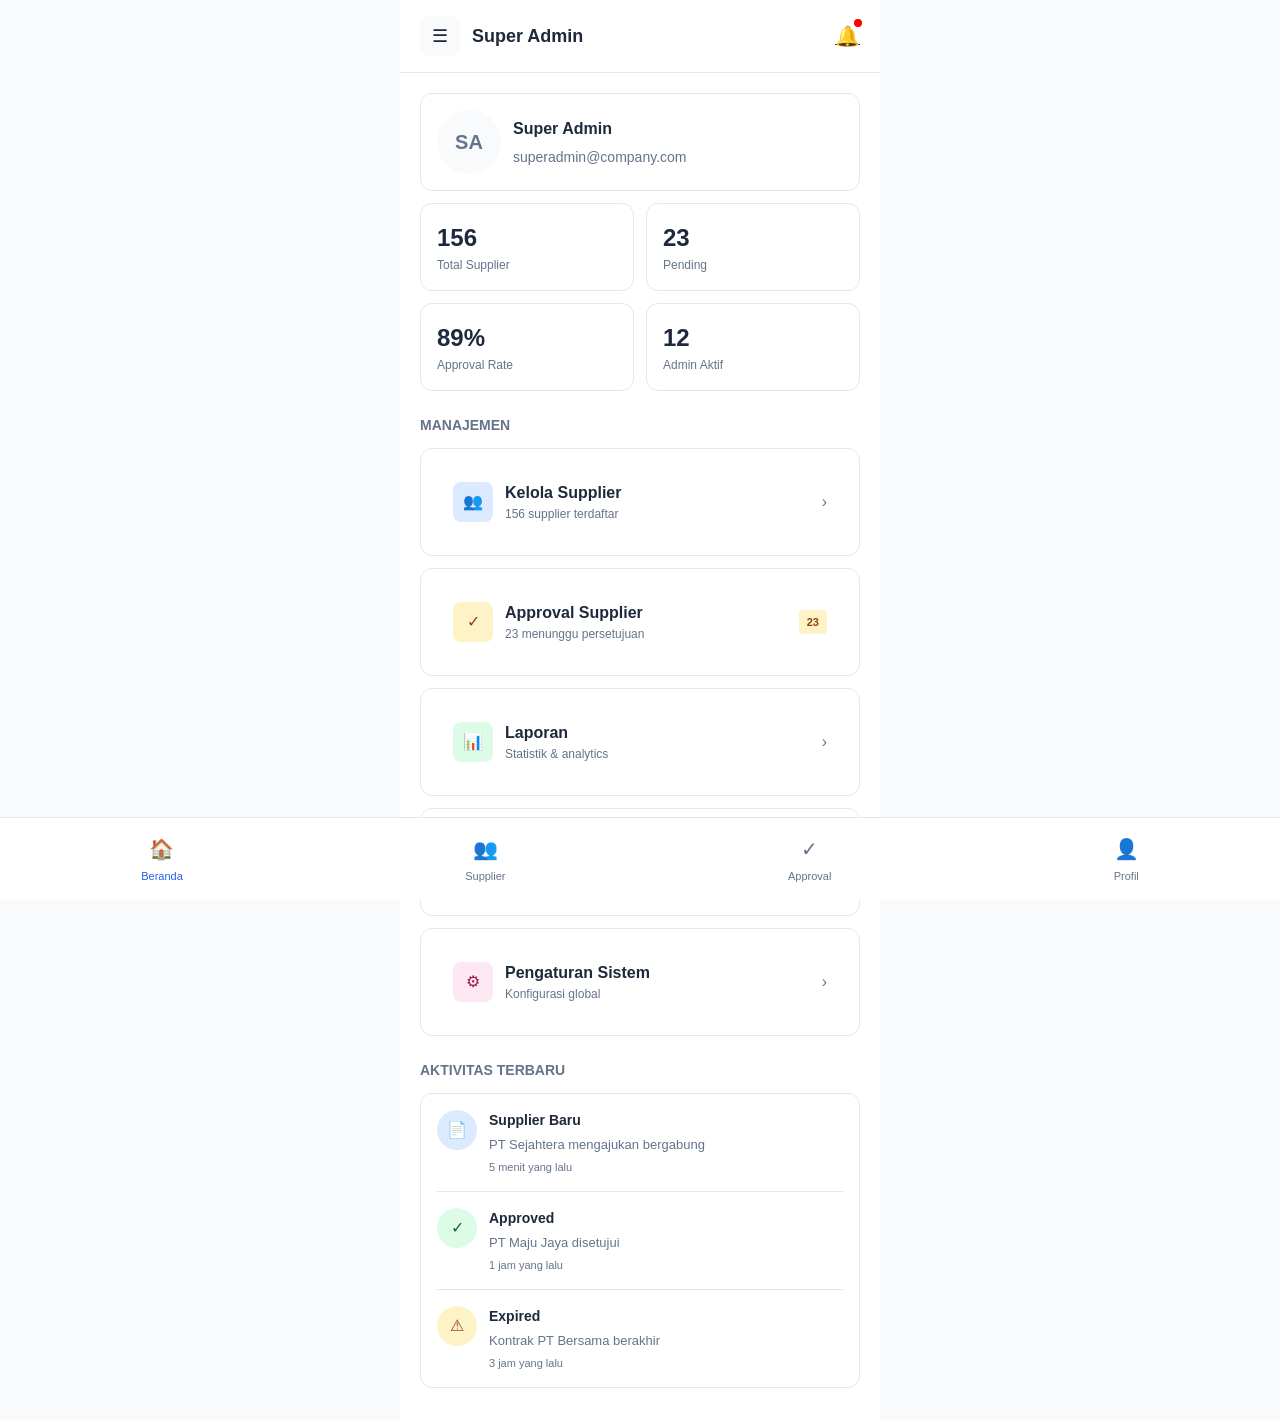
<file: super-admin.html>
<!DOCTYPE html>
<html lang="id">
<head>
    <meta charset="UTF-8">
    <meta name="viewport" content="width=device-width, initial-scale=1.0">
    <title>Super Admin</title>
    <link rel="stylesheet" href="style.css">
</head>
<body>
    <div class="container">
        <header class="header">
            <div class="header-left">
                <button class="back-btn">&#9776;</button>
                <span class="header-title">Super Admin</span>
            </div>
            <a href="notifikasi.html" style="position: relative;">
                <span style="font-size: 20px;">&#128276;</span>
                <span style="position: absolute; top: -2px; right: -2px; width: 8px; height: 8px; background: red; border-radius: 50%;"></span>
            </a>
        </header>

        <div class="main-content" style="padding: 20px;">
            <div class="card mb-3">
                <div class="flex-center">
                    <div class="avatar avatar-lg">SA</div>
                    <div style="flex: 1;">
                        <h3>Super Admin</h3>
                        <p class="text-muted">superadmin@company.com</p>
                    </div>
                </div>
            </div>

            <div class="stats-grid mb-3">
                <div class="stat-card">
                    <div class="stat-value">156</div>
                    <div class="stat-label">Total Supplier</div>
                </div>
                <div class="stat-card">
                    <div class="stat-value">23</div>
                    <div class="stat-label">Pending</div>
                </div>
                <div class="stat-card">
                    <div class="stat-value">89%</div>
                    <div class="stat-label">Approval Rate</div>
                </div>
                <div class="stat-card">
                    <div class="stat-value">12</div>
                    <div class="stat-label">Admin Aktif</div>
                </div>
            </div>

            <h3 class="section-title">Manajemen</h3>
            
            <div class="card mb-2">
                <a href="supplier-list-admin.html" class="menu-item" style="border: none;">
                    <div style="width: 40px; height: 40px; background: #dbeafe; border-radius: 8px; display: flex; align-items: center; justify-content: center; color: #1e40af;">&#128101;</div>
                    <div style="flex: 1;">
                        <span class="fw-semibold">Kelola Supplier</span>
                        <p class="text-muted" style="font-size: 12px;">156 supplier terdaftar</p>
                    </div>
                    <span style="color: var(--text-secondary);">&#8250;</span>
                </a>
            </div>

            <div class="card mb-2">
                <a href="supplier-approval-owner.html" class="menu-item" style="border: none;">
                    <div style="width: 40px; height: 40px; background: #fef3c7; border-radius: 8px; display: flex; align-items: center; justify-content: center; color: #92400e;">&#10003;</div>
                    <div style="flex: 1;">
                        <span class="fw-semibold">Approval Supplier</span>
                        <p class="text-muted" style="font-size: 12px;">23 menunggu persetujuan</p>
                    </div>
                    <span class="badge badge-warning">23</span>
                </a>
            </div>

            <div class="card mb-2">
                <a href="#" class="menu-item" style="border: none;">
                    <div style="width: 40px; height: 40px; background: #dcfce7; border-radius: 8px; display: flex; align-items: center; justify-content: center; color: #166534;">&#128202;</div>
                    <div style="flex: 1;">
                        <span class="fw-semibold">Laporan</span>
                        <p class="text-muted" style="font-size: 12px;">Statistik & analytics</p>
                    </div>
                    <span style="color: var(--text-secondary);">&#8250;</span>
                </a>
            </div>

            <div class="card mb-2">
                <a href="#" class="menu-item" style="border: none;">
                    <div style="width: 40px; height: 40px; background: #f3f4f6; border-radius: 8px; display: flex; align-items: center; justify-content: center;">&#128100;</div>
                    <div style="flex: 1;">
                        <span class="fw-semibold">Kelola Admin</span>
                        <p class="text-muted" style="font-size: 12px;">12 admin aktif</p>
                    </div>
                    <span style="color: var(--text-secondary);">&#8250;</span>
                </a>
            </div>

            <div class="card mb-2">
                <a href="#" class="menu-item" style="border: none;">
                    <div style="width: 40px; height: 40px; background: #fce7f3; border-radius: 8px; display: flex; align-items: center; justify-content: center; color: #9d174d;">&#9881;</div>
                    <div style="flex: 1;">
                        <span class="fw-semibold">Pengaturan Sistem</span>
                        <p class="text-muted" style="font-size: 12px;">Konfigurasi global</p>
                    </div>
                    <span style="color: var(--text-secondary);">&#8250;</span>
                </a>
            </div>

            <h3 class="section-title mt-3">Aktivitas Terbaru</h3>
            
            <div class="card">
                <div class="notification-item" style="border: none; padding: 0;">
                    <div class="notification-icon info">&#128196;</div>
                    <div class="notification-content">
                        <div class="notification-title">Supplier Baru</div>
                        <div class="notification-desc">PT Sejahtera mengajukan bergabung</div>
                        <div class="notification-time">5 menit yang lalu</div>
                    </div>
                </div>
                <div class="divider"></div>
                <div class="notification-item" style="border: none; padding: 0;">
                    <div class="notification-icon success">&#10003;</div>
                    <div class="notification-content">
                        <div class="notification-title">Approved</div>
                        <div class="notification-desc">PT Maju Jaya disetujui</div>
                        <div class="notification-time">1 jam yang lalu</div>
                    </div>
                </div>
                <div class="divider"></div>
                <div class="notification-item" style="border: none; padding: 0;">
                    <div class="notification-icon warning">&#9888;</div>
                    <div class="notification-content">
                        <div class="notification-title">Expired</div>
                        <div class="notification-desc">Kontrak PT Bersama berakhir</div>
                        <div class="notification-time">3 jam yang lalu</div>
                    </div>
                </div>
            </div>
        </div>

        <nav class="nav-bottom">
            <a href="super-admin.html" class="nav-item active">
                <span class="nav-icon">&#127968;</span>
                <span>Beranda</span>
            </a>
            <a href="supplier-list-admin.html" class="nav-item">
                <span class="nav-icon">&#128101;</span>
                <span>Supplier</span>
            </a>
            <a href="supplier-approval-owner.html" class="nav-item">
                <span class="nav-icon">&#10003;</span>
                <span>Approval</span>
            </a>
            <a href="profil-pemasok.html" class="nav-item">
                <span class="nav-icon">&#128100;</span>
                <span>Profil</span>
            </a>
        </nav>
    </div>
</body>
</html>
</file>
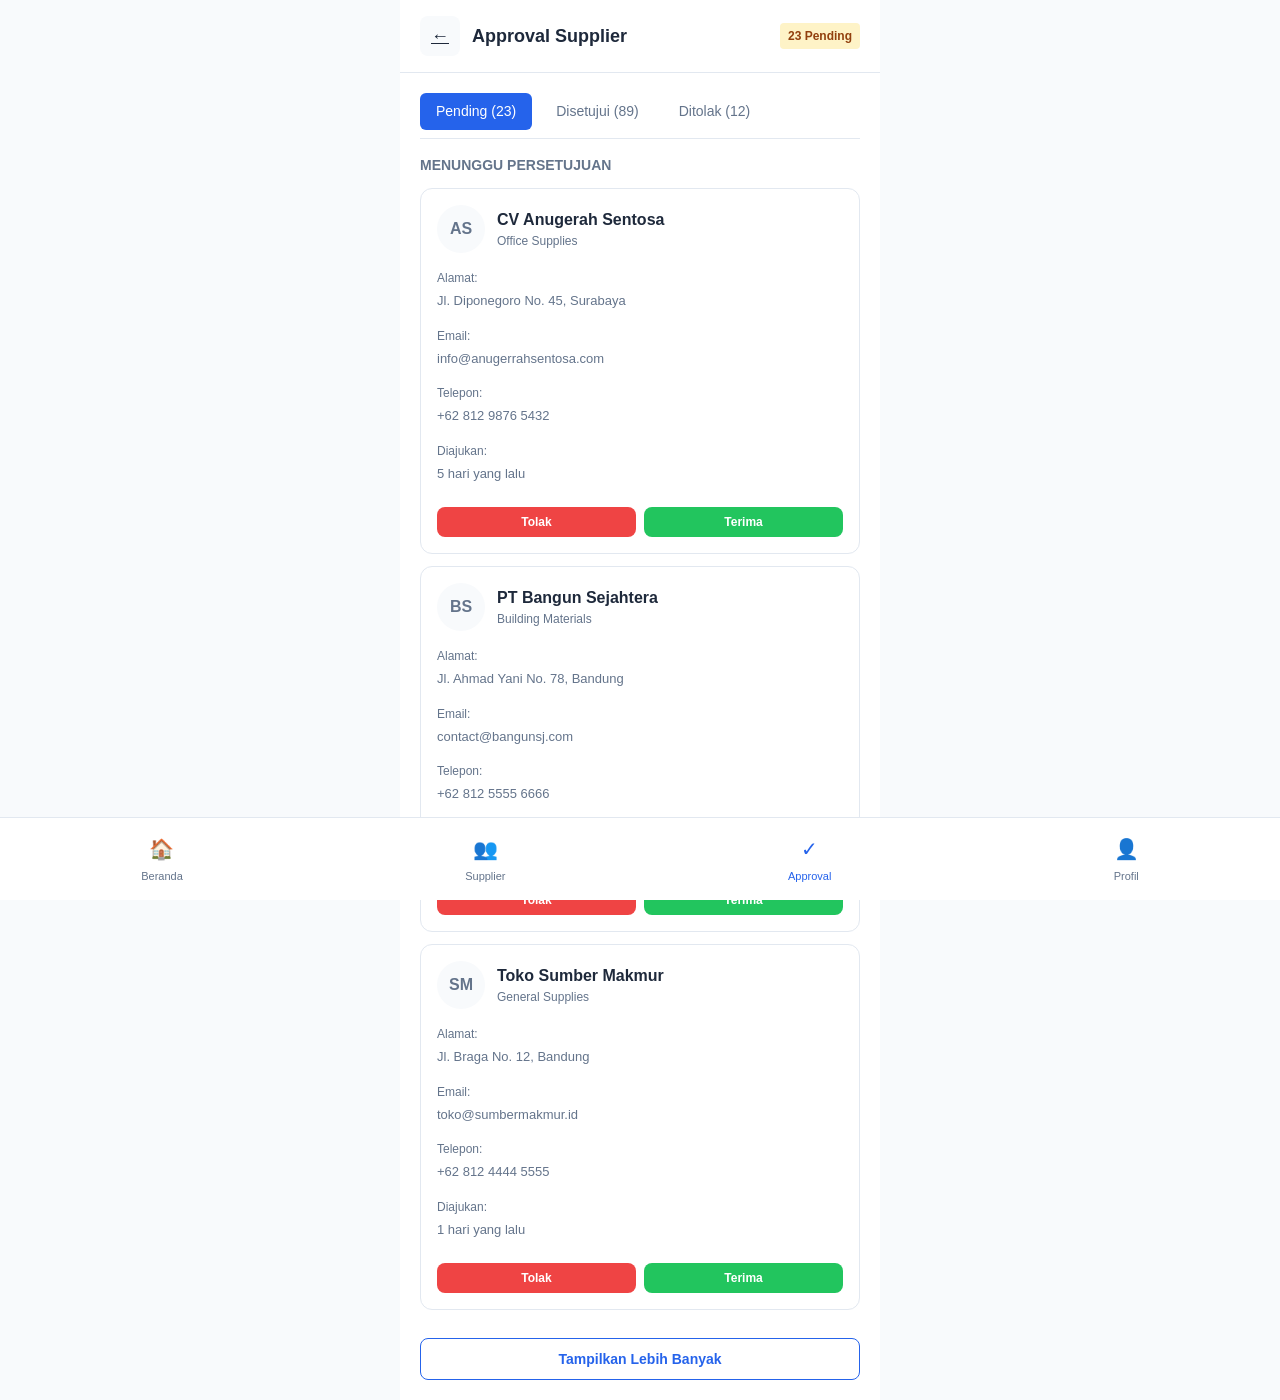
<file: supplier-approval-owner.html>
<!DOCTYPE html>
<html lang="id">
<head>
    <meta charset="UTF-8">
    <meta name="viewport" content="width=device-width, initial-scale=1.0">
    <title>Approval Supplier - Owner</title>
    <link rel="stylesheet" href="style.css">
</head>
<body>
    <div class="container">
        <header class="header">
            <div class="header-left">
                <a href="super-admin.html" class="back-btn">&#8592;</a>
                <span class="header-title">Approval Supplier</span>
            </div>
            <span class="badge badge-warning" style="font-size: 12px;">23 Pending</span>
        </header>

        <div class="main-content" style="padding: 20px;">
            <div class="tab-nav">
                <a href="#" class="tab-item active">Pending (23)</a>
                <a href="#" class="tab-item">Disetujui (89)</a>
                <a href="#" class="tab-item">Ditolak (12)</a>
            </div>

            <h3 class="section-title">Menunggu Persetujuan</h3>

            <div class="card mb-3">
                <div class="flex-between mb-2">
                    <div class="flex-center">
                        <div class="avatar">AS</div>
                        <div>
                            <span class="fw-semibold">CV Anugerah Sentosa</span>
                            <p class="text-muted" style="font-size: 12px;">Office Supplies</p>
                        </div>
                    </div>
                </div>
                <div class="mb-2">
                    <p class="text-muted" style="font-size: 12px; margin-bottom: 4px;">Alamat:</p>
                    <p style="font-size: 13px;">Jl. Diponegoro No. 45, Surabaya</p>
                </div>
                <div class="mb-2">
                    <p class="text-muted" style="font-size: 12px; margin-bottom: 4px;">Email:</p>
                    <p style="font-size: 13px;">info@anugerrahsentosa.com</p>
                </div>
                <div class="mb-2">
                    <p class="text-muted" style="font-size: 12px; margin-bottom: 4px;">Telepon:</p>
                    <p style="font-size: 13px;">+62 812 9876 5432</p>
                </div>
                <div class="mb-3">
                    <p class="text-muted" style="font-size: 12px; margin-bottom: 4px;">Diajukan:</p>
                    <p style="font-size: 13px;">5 hari yang lalu</p>
                </div>
                <div class="flex-between">
                    <button class="btn btn-danger btn-sm" style="flex: 1; margin-right: 8px;">Tolak</button>
                    <button class="btn btn-success btn-sm" style="flex: 1;">Terima</button>
                </div>
            </div>

            <div class="card mb-3">
                <div class="flex-between mb-2">
                    <div class="flex-center">
                        <div class="avatar">BS</div>
                        <div>
                            <span class="fw-semibold">PT Bangun Sejahtera</span>
                            <p class="text-muted" style="font-size: 12px;">Building Materials</p>
                        </div>
                    </div>
                </div>
                <div class="mb-2">
                    <p class="text-muted" style="font-size: 12px; margin-bottom: 4px;">Alamat:</p>
                    <p style="font-size: 13px;">Jl. Ahmad Yani No. 78, Bandung</p>
                </div>
                <div class="mb-2">
                    <p class="text-muted" style="font-size: 12px; margin-bottom: 4px;">Email:</p>
                    <p style="font-size: 13px;">contact@bangunsj.com</p>
                </div>
                <div class="mb-2">
                    <p class="text-muted" style="font-size: 12px; margin-bottom: 4px;">Telepon:</p>
                    <p style="font-size: 13px;">+62 812 5555 6666</p>
                </div>
                <div class="mb-3">
                    <p class="text-muted" style="font-size: 12px; margin-bottom: 4px;">Diajukan:</p>
                    <p style="font-size: 13px;">3 hari yang lalu</p>
                </div>
                <div class="flex-between">
                    <button class="btn btn-danger btn-sm" style="flex: 1; margin-right: 8px;">Tolak</button>
                    <button class="btn btn-success btn-sm" style="flex: 1;">Terima</button>
                </div>
            </div>

            <div class="card mb-3">
                <div class="flex-between mb-2">
                    <div class="flex-center">
                        <div class="avatar">SM</div>
                        <div>
                            <span class="fw-semibold">Toko Sumber Makmur</span>
                            <p class="text-muted" style="font-size: 12px;">General Supplies</p>
                        </div>
                    </div>
                </div>
                <div class="mb-2">
                    <p class="text-muted" style="font-size: 12px; margin-bottom: 4px;">Alamat:</p>
                    <p style="font-size: 13px;">Jl. Braga No. 12, Bandung</p>
                </div>
                <div class="mb-2">
                    <p class="text-muted" style="font-size: 12px; margin-bottom: 4px;">Email:</p>
                    <p style="font-size: 13px;">toko@sumbermakmur.id</p>
                </div>
                <div class="mb-2">
                    <p class="text-muted" style="font-size: 12px; margin-bottom: 4px;">Telepon:</p>
                    <p style="font-size: 13px;">+62 812 4444 5555</p>
                </div>
                <div class="mb-3">
                    <p class="text-muted" style="font-size: 12px; margin-bottom: 4px;">Diajukan:</p>
                    <p style="font-size: 13px;">1 hari yang lalu</p>
                </div>
                <div class="flex-between">
                    <button class="btn btn-danger btn-sm" style="flex: 1; margin-right: 8px;">Tolak</button>
                    <button class="btn btn-success btn-sm" style="flex: 1;">Terima</button>
                </div>
            </div>

            <button class="btn btn-outline mt-2">Tampilkan Lebih Banyak</button>
        </div>

        <nav class="nav-bottom">
            <a href="super-admin.html" class="nav-item">
                <span class="nav-icon">&#127968;</span>
                <span>Beranda</span>
            </a>
            <a href="supplier-list-admin.html" class="nav-item">
                <span class="nav-icon">&#128101;</span>
                <span>Supplier</span>
            </a>
            <a href="supplier-approval-owner.html" class="nav-item active">
                <span class="nav-icon">&#10003;</span>
                <span>Approval</span>
            </a>
            <a href="profil-pemasok.html" class="nav-item">
                <span class="nav-icon">&#128100;</span>
                <span>Profil</span>
            </a>
        </nav>
    </div>
</body>
</html>
</file>
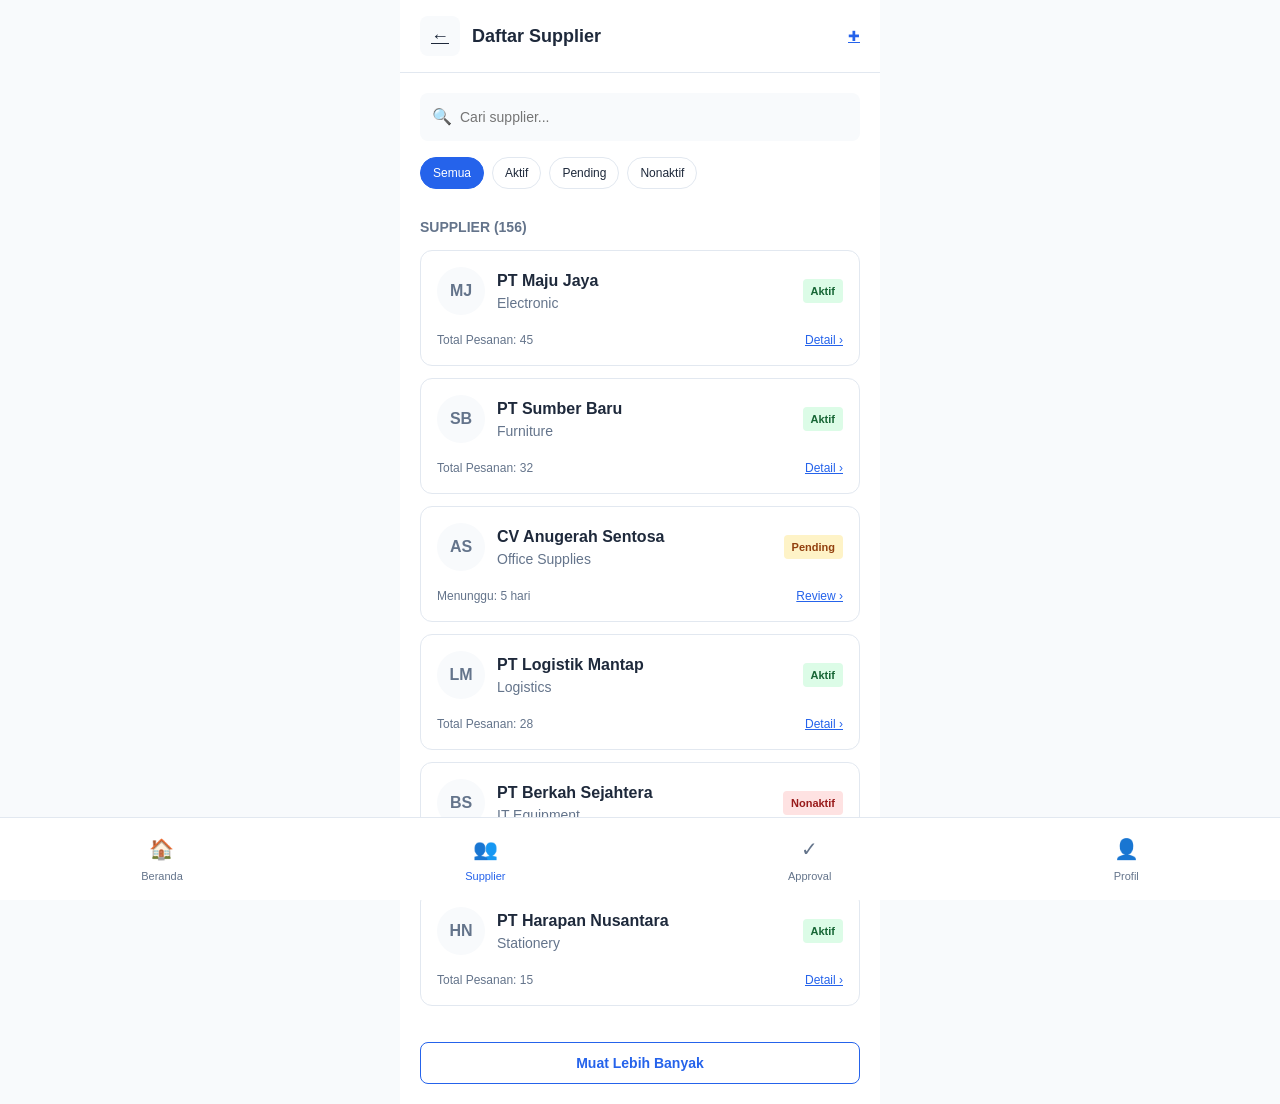
<file: supplier-list-admin.html>
<!DOCTYPE html>
<html lang="id">
<head>
    <meta charset="UTF-8">
    <meta name="viewport" content="width=device-width, initial-scale=1.0">
    <title>Daftar Supplier - Admin</title>
    <link rel="stylesheet" href="style.css">
</head>
<body>
    <div class="container">
        <header class="header">
            <div class="header-left">
                <a href="super-admin.html" class="back-btn">&#8592;</a>
                <span class="header-title">Daftar Supplier</span>
            </div>
            <a href="#" style="font-size: 14px; color: var(--primary);">&#10010;</a>
        </header>

        <div class="main-content" style="padding: 20px;">
            <div class="search-bar">
                <span>&#128269;</span>
                <input type="text" placeholder="Cari supplier...">
            </div>

            <div class="filter-chips">
                <span class="chip active">Semua</span>
                <span class="chip">Aktif</span>
                <span class="chip">Pending</span>
                <span class="chip">Nonaktif</span>
            </div>

            <h3 class="section-title">Supplier (156)</h3>

            <div class="card mb-2">
                <div class="flex-center mb-2">
                    <div class="avatar">MJ</div>
                    <div style="flex: 1;">
                        <span class="fw-semibold">PT Maju Jaya</span>
                        <p class="text-muted" style="font-size: 12;">Electronic</p>
                    </div>
                    <span class="badge badge-success">Aktif</span>
                </div>
                <div class="flex-between">
                    <span class="text-muted" style="font-size: 12px;">Total Pesanan: 45</span>
                    <a href="#" style="color: var(--primary); font-size: 12px;">Detail &#8250;</a>
                </div>
            </div>

            <div class="card mb-2">
                <div class="flex-center mb-2">
                    <div class="avatar">SB</div>
                    <div style="flex: 1;">
                        <span class="fw-semibold">PT Sumber Baru</span>
                        <p class="text-muted" style="font-size: 12;">Furniture</p>
                    </div>
                    <span class="badge badge-success">Aktif</span>
                </div>
                <div class="flex-between">
                    <span class="text-muted" style="font-size: 12px;">Total Pesanan: 32</span>
                    <a href="#" style="color: var(--primary); font-size: 12px;">Detail &#8250;</a>
                </div>
            </div>

            <div class="card mb-2">
                <div class="flex-center mb-2">
                    <div class="avatar">AS</div>
                    <div style="flex: 1;">
                        <span class="fw-semibold">CV Anugerah Sentosa</span>
                        <p class="text-muted" style="font-size: 12;">Office Supplies</p>
                    </div>
                    <span class="badge badge-warning">Pending</span>
                </div>
                <div class="flex-between">
                    <span class="text-muted" style="font-size: 12px;">Menunggu: 5 hari</span>
                    <a href="supplier-approval-owner.html" style="color: var(--primary); font-size: 12px;">Review &#8250;</a>
                </div>
            </div>

            <div class="card mb-2">
                <div class="flex-center mb-2">
                    <div class="avatar">LM</div>
                    <div style="flex: 1;">
                        <span class="fw-semibold">PT Logistik Mantap</span>
                        <p class="text-muted" style="font-size: 12;">Logistics</p>
                    </div>
                    <span class="badge badge-success">Aktif</span>
                </div>
                <div class="flex-between">
                    <span class="text-muted" style="font-size: 12px;">Total Pesanan: 28</span>
                    <a href="#" style="color: var(--primary); font-size: 12px;">Detail &#8250;</a>
                </div>
            </div>

            <div class="card mb-2">
                <div class="flex-center mb-2">
                    <div class="avatar">BS</div>
                    <div style="flex: 1;">
                        <span class="fw-semibold">PT Berkah Sejahtera</span>
                        <p class="text-muted" style="font-size: 12;">IT Equipment</p>
                    </div>
                    <span class="badge badge-danger">Nonaktif</span>
                </div>
                <div class="flex-between">
                    <span class="text-muted" style="font-size: 12px;">Expired: Jan 2024</span>
                    <a href="#" style="color: var(--primary); font-size: 12px;">Detail &#8250;</a>
                </div>
            </div>

            <div class="card mb-2">
                <div class="flex-center mb-2">
                    <div class="avatar">HN</div>
                    <div style="flex: 1;">
                        <span class="fw-semibold">PT Harapan Nusantara</span>
                        <p class="text-muted" style="font-size: 12;">Stationery</p>
                    </div>
                    <span class="badge badge-success">Aktif</span>
                </div>
                <div class="flex-between">
                    <span class="text-muted" style="font-size: 12px;">Total Pesanan: 15</span>
                    <a href="#" style="color: var(--primary); font-size: 12px;">Detail &#8250;</a>
                </div>
            </div>

            <button class="btn btn-outline mt-3">Muat Lebih Banyak</button>
        </div>

        <nav class="nav-bottom">
            <a href="super-admin.html" class="nav-item">
                <span class="nav-icon">&#127968;</span>
                <span>Beranda</span>
            </a>
            <a href="supplier-list-admin.html" class="nav-item active">
                <span class="nav-icon">&#128101;</span>
                <span>Supplier</span>
            </a>
            <a href="supplier-approval-owner.html" class="nav-item">
                <span class="nav-icon">&#10003;</span>
                <span>Approval</span>
            </a>
            <a href="profil-pemasok.html" class="nav-item">
                <span class="nav-icon">&#128100;</span>
                <span>Profil</span>
            </a>
        </nav>
    </div>
</body>
</html>
</file>
<file: style.css>
* {
    margin: 0;
    padding: 0;
    box-sizing: border-box;
}

:root {
    --primary: #2563eb;
    --primary-dark: #1d4ed8;
    --secondary: #64748b;
    --success: #22c55e;
    --danger: #ef4444;
    --warning: #f59e0b;
    --background: #f8fafc;
    --surface: #ffffff;
    --text-primary: #1e293b;
    --text-secondary: #64748b;
    --border: #e2e8f0;
    --shadow: 0 1px 3px rgba(0,0,0,0.1);
}

body {
    font-family: -apple-system, BlinkMacSystemFont, 'Segoe UI', Roboto, sans-serif;
    background-color: var(--background);
    color: var(--text-primary);
    line-height: 1.5;
    min-height: 100vh;
}

.container {
    max-width: 480px;
    margin: 0 auto;
    min-height: 100vh;
    background-color: var(--surface);
    position: relative;
}

.page {
    min-height: 100vh;
    padding: 20px;
    display: flex;
    flex-direction: column;
}

h1 {
    font-size: 24px;
    font-weight: 700;
    margin-bottom: 8px;
}

h2 {
    font-size: 20px;
    font-weight: 600;
    margin-bottom: 8px;
}

h3 {
    font-size: 16px;
    font-weight: 600;
    margin-bottom: 6px;
}

p {
    font-size: 14px;
    color: var(--text-secondary);
}

.text-center {
    text-align: center;
}

.mb-1 { margin-bottom: 8px; }
.mb-2 { margin-bottom: 16px; }
.mb-3 { margin-bottom: 24px; }
.mb-4 { margin-bottom: 32px; }

.logo {
    width: 80px;
    height: 80px;
    background: linear-gradient(135deg, var(--primary), var(--primary-dark));
    border-radius: 16px;
    display: flex;
    align-items: center;
    justify-content: center;
    margin: 0 auto 24px;
    font-size: 32px;
    color: white;
    font-weight: bold;
}

.logo-small {
    width: 40px;
    height: 40px;
    background: linear-gradient(135deg, var(--primary), var(--primary-dark));
    border-radius: 8px;
    display: flex;
    align-items: center;
    justify-content: center;
    color: white;
    font-weight: bold;
    font-size: 16px;
}

.btn {
    display: inline-flex;
    align-items: center;
    justify-content: center;
    padding: 12px 24px;
    border-radius: 8px;
    font-size: 14px;
    font-weight: 600;
    text-decoration: none;
    cursor: pointer;
    border: none;
    width: 100%;
    transition: all 0.2s;
}

.btn-primary {
    background: var(--primary);
    color: white;
}

.btn-primary:hover {
    background: var(--primary-dark);
}

.btn-secondary {
    background: var(--surface);
    color: var(--text-primary);
    border: 1px solid var(--border);
}

.btn-outline {
    background: transparent;
    color: var(--primary);
    border: 1px solid var(--primary);
}

.btn-link {
    background: none;
    color: var(--primary);
    padding: 0;
    width: auto;
}

.btn-success {
    background: var(--success);
    color: white;
}

.btn-danger {
    background: var(--danger);
    color: white;
}

.btn-sm {
    padding: 8px 16px;
    font-size: 12px;
    width: auto;
}

.input-group {
    margin-bottom: 16px;
}

.input-group label {
    display: block;
    font-size: 14px;
    font-weight: 500;
    margin-bottom: 6px;
    color: var(--text-primary);
}

.input-group input,
.input-group select {
    width: 100%;
    padding: 12px 16px;
    border: 1px solid var(--border);
    border-radius: 8px;
    font-size: 14px;
    background: var(--surface);
    transition: border-color 0.2s;
}

.input-group input:focus {
    outline: none;
    border-color: var(--primary);
}

.input-group input::placeholder {
    color: var(--text-secondary);
}

.card {
    background: var(--surface);
    border: 1px solid var(--border);
    border-radius: 12px;
    padding: 16px;
    margin-bottom: 12px;
}

.card-header {
    display: flex;
    align-items: center;
    justify-content: space-between;
    margin-bottom: 12px;
}

.avatar {
    width: 48px;
    height: 48px;
    border-radius: 50%;
    background: var(--background);
    display: flex;
    align-items: center;
    justify-content: center;
    font-weight: 600;
    color: var(--text-secondary);
}

.avatar-sm {
    width: 36px;
    height: 36px;
    font-size: 12px;
}

.avatar-lg {
    width: 64px;
    height: 64px;
    font-size: 20px;
}

.badge {
    display: inline-block;
    padding: 4px 8px;
    border-radius: 4px;
    font-size: 11px;
    font-weight: 600;
}

.badge-success {
    background: #dcfce7;
    color: #166534;
}

.badge-warning {
    background: #fef3c7;
    color: #92400e;
}

.badge-danger {
    background: #fee2e2;
    color: #991b1b;
}

.badge-primary {
    background: #dbeafe;
    color: #1e40af;
}

.header {
    display: flex;
    align-items: center;
    justify-content: space-between;
    padding: 16px 20px;
    background: var(--surface);
    border-bottom: 1px solid var(--border);
    position: sticky;
    top: 0;
    z-index: 100;
}

.header-title {
    font-size: 18px;
    font-weight: 600;
}

.header-left {
    display: flex;
    align-items: center;
    gap: 12px;
}

.nav-bottom {
    position: fixed;
    bottom: 0;
    left: 0;
    right: 0;
    background: var(--surface);
    border-top: 1px solid var(--border);
    display: flex;
    justify-content: space-around;
    padding: 8px 0;
    z-index: 100;
}

.nav-item {
    display: flex;
    flex-direction: column;
    align-items: center;
    gap: 4px;
    padding: 8px 16px;
    color: var(--text-secondary);
    text-decoration: none;
    font-size: 11px;
}

.nav-item.active {
    color: var(--primary);
}

.nav-icon {
    font-size: 20px;
}

.list-item {
    display: flex;
    align-items: center;
    gap: 12px;
    padding: 12px;
    background: var(--surface);
    border: 1px solid var(--border);
    border-radius: 8px;
    text-decoration: none;
    color: var(--text-primary);
}

.list-item:hover {
    background: var(--background);
}

.status-dot {
    width: 8px;
    height: 8px;
    border-radius: 50%;
    display: inline-block;
}

.status-dot.active {
    background: var(--success);
}

.status-dot.pending {
    background: var(--warning);
}

.status-dot.inactive {
    background: var(--text-secondary);
}

.progress-bar {
    height: 8px;
    background: var(--border);
    border-radius: 4px;
    overflow: hidden;
}

.progress-fill {
    height: 100%;
    background: var(--primary);
    border-radius: 4px;
}

.divider {
    height: 1px;
    background: var(--border);
    margin: 16px 0;
}

.flex-between {
    display: flex;
    justify-content: space-between;
    align-items: center;
}

.flex-center {
    display: flex;
    align-items: center;
    gap: 12px;
}

.otp-input {
    display: flex;
    gap: 8px;
    justify-content: center;
}

.otp-input input {
    width: 48px;
    height: 56px;
    text-align: center;
    font-size: 24px;
    font-weight: 600;
    border: 2px solid var(--border);
    border-radius: 8px;
}

.otp-input input:focus {
    border-color: var(--primary);
    outline: none;
}

.menu-item {
    display: flex;
    align-items: center;
    gap: 12px;
    padding: 16px;
    border-bottom: 1px solid var(--border);
    color: var(--text-primary);
    text-decoration: none;
}

.menu-item:hover {
    background: var(--background);
}

.table {
    width: 100%;
    border-collapse: collapse;
}

.table th,
.table td {
    padding: 12px;
    text-align: left;
    border-bottom: 1px solid var(--border);
}

.table th {
    font-size: 12px;
    font-weight: 600;
    color: var(--text-secondary);
    text-transform: uppercase;
}

.table td {
    font-size: 14px;
}

.stats-grid {
    display: grid;
    grid-template-columns: repeat(2, 1fr);
    gap: 12px;
}

.stat-card {
    background: var(--surface);
    border: 1px solid var(--border);
    border-radius: 12px;
    padding: 16px;
}

.stat-value {
    font-size: 24px;
    font-weight: 700;
    color: var(--text-primary);
}

.stat-label {
    font-size: 12px;
    color: var(--text-secondary);
}

.tab-nav {
    display: flex;
    gap: 8px;
    margin-bottom: 16px;
    border-bottom: 1px solid var(--border);
    padding-bottom: 8px;
}

.tab-item {
    padding: 8px 16px;
    font-size: 14px;
    color: var(--text-secondary);
    text-decoration: none;
    border-radius: 6px;
}

.tab-item.active {
    background: var(--primary);
    color: white;
}

.back-btn {
    width: 40px;
    height: 40px;
    display: flex;
    align-items: center;
    justify-content: center;
    border: none;
    background: var(--background);
    border-radius: 8px;
    cursor: pointer;
    font-size: 18px;
    color: var(--text-primary);
}

.main-content {
    flex: 1;
    padding-bottom: 80px;
}

.section-title {
    font-size: 14px;
    font-weight: 600;
    color: var(--text-secondary);
    margin-bottom: 12px;
    text-transform: uppercase;
}

.notification-item {
    display: flex;
    gap: 12px;
    padding: 16px;
    border-bottom: 1px solid var(--border);
}

.notification-item.unread {
    background: #f0f9ff;
}

.notification-icon {
    width: 40px;
    height: 40px;
    border-radius: 50%;
    display: flex;
    align-items: center;
    justify-content: center;
    font-size: 16px;
    flex-shrink: 0;
}

.notification-icon.info {
    background: #dbeafe;
    color: #1e40af;
}

.notification-icon.success {
    background: #dcfce7;
    color: #166534;
}

.notification-icon.warning {
    background: #fef3c7;
    color: #92400e;
}

.notification-content {
    flex: 1;
}

.notification-title {
    font-size: 14px;
    font-weight: 600;
    margin-bottom: 4px;
}

.notification-desc {
    font-size: 13px;
    color: var(--text-secondary);
}

.notification-time {
    font-size: 11px;
    color: var(--text-secondary);
    margin-top: 4px;
}

.search-bar {
    display: flex;
    align-items: center;
    gap: 8px;
    padding: 12px;
    background: var(--background);
    border-radius: 8px;
    margin-bottom: 16px;
}

.search-bar input {
    flex: 1;
    border: none;
    background: none;
    font-size: 14px;
}

.search-bar input:focus {
    outline: none;
}

.filter-chips {
    display: flex;
    gap: 8px;
    overflow-x: auto;
    padding-bottom: 12px;
    margin-bottom: 16px;
}

.chip {
    padding: 6px 12px;
    border-radius: 16px;
    font-size: 12px;
    white-space: nowrap;
    border: 1px solid var(--border);
    background: var(--surface);
}

.chip.active {
    background: var(--primary);
    color: white;
    border-color: var(--primary);
}

.form-row {
    display: grid;
    grid-template-columns: repeat(2, 1fr);
    gap: 12px;
}

.toggle-switch {
    position: relative;
    width: 48px;
    height: 24px;
}

.toggle-switch input {
    opacity: 0;
    width: 0;
    height: 0;
}

.toggle-slider {
    position: absolute;
    cursor: pointer;
    top: 0;
    left: 0;
    right: 0;
    bottom: 0;
    background-color: var(--border);
    border-radius: 24px;
    transition: 0.3s;
}

.toggle-slider:before {
    position: absolute;
    content: "";
    height: 18px;
    width: 18px;
    left: 3px;
    bottom: 3px;
    background-color: white;
    border-radius: 50%;
    transition: 0.3s;
}

.toggle-switch input:checked + .toggle-slider {
    background-color: var(--primary);
}

.toggle-switch input:checked + .toggle-slider:before {
    transform: translateX(24px);
}

.footer {
    padding: 16px 20px;
    text-align: center;
    font-size: 12px;
    color: var(--text-secondary);
}

.text-muted { color: var(--text-secondary); }
.text-success { color: var(--success); }
.text-danger { color: var(--danger); }
.text-warning { color: var(--warning); }
.text-primary-color { color: var(--primary); }

.fw-bold { font-weight: 700; }
.fw-semibold { font-weight: 600; }

.mt-1 { margin-top: 8px; }
.mt-2 { margin-top: 16px; }
.mt-3 { margin-top: 24px; }

.hidden { display: none; }
</file>
